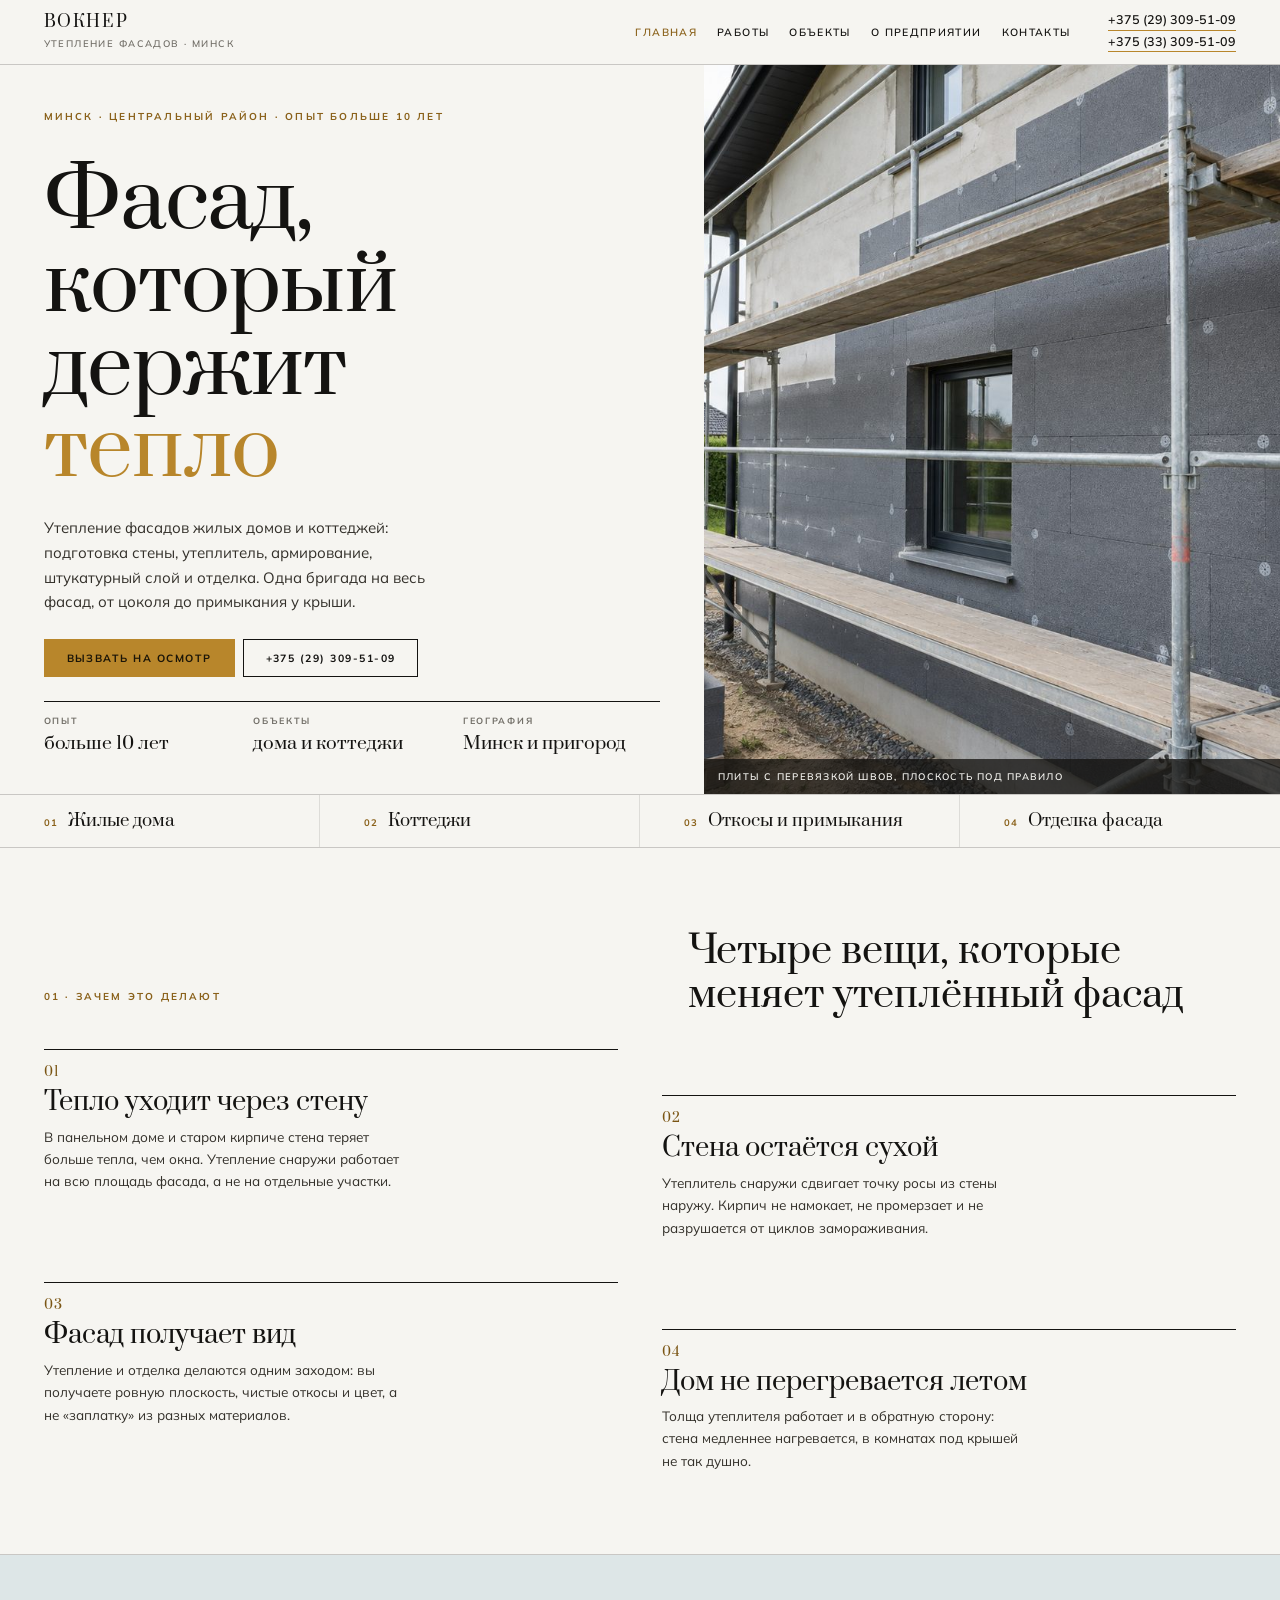
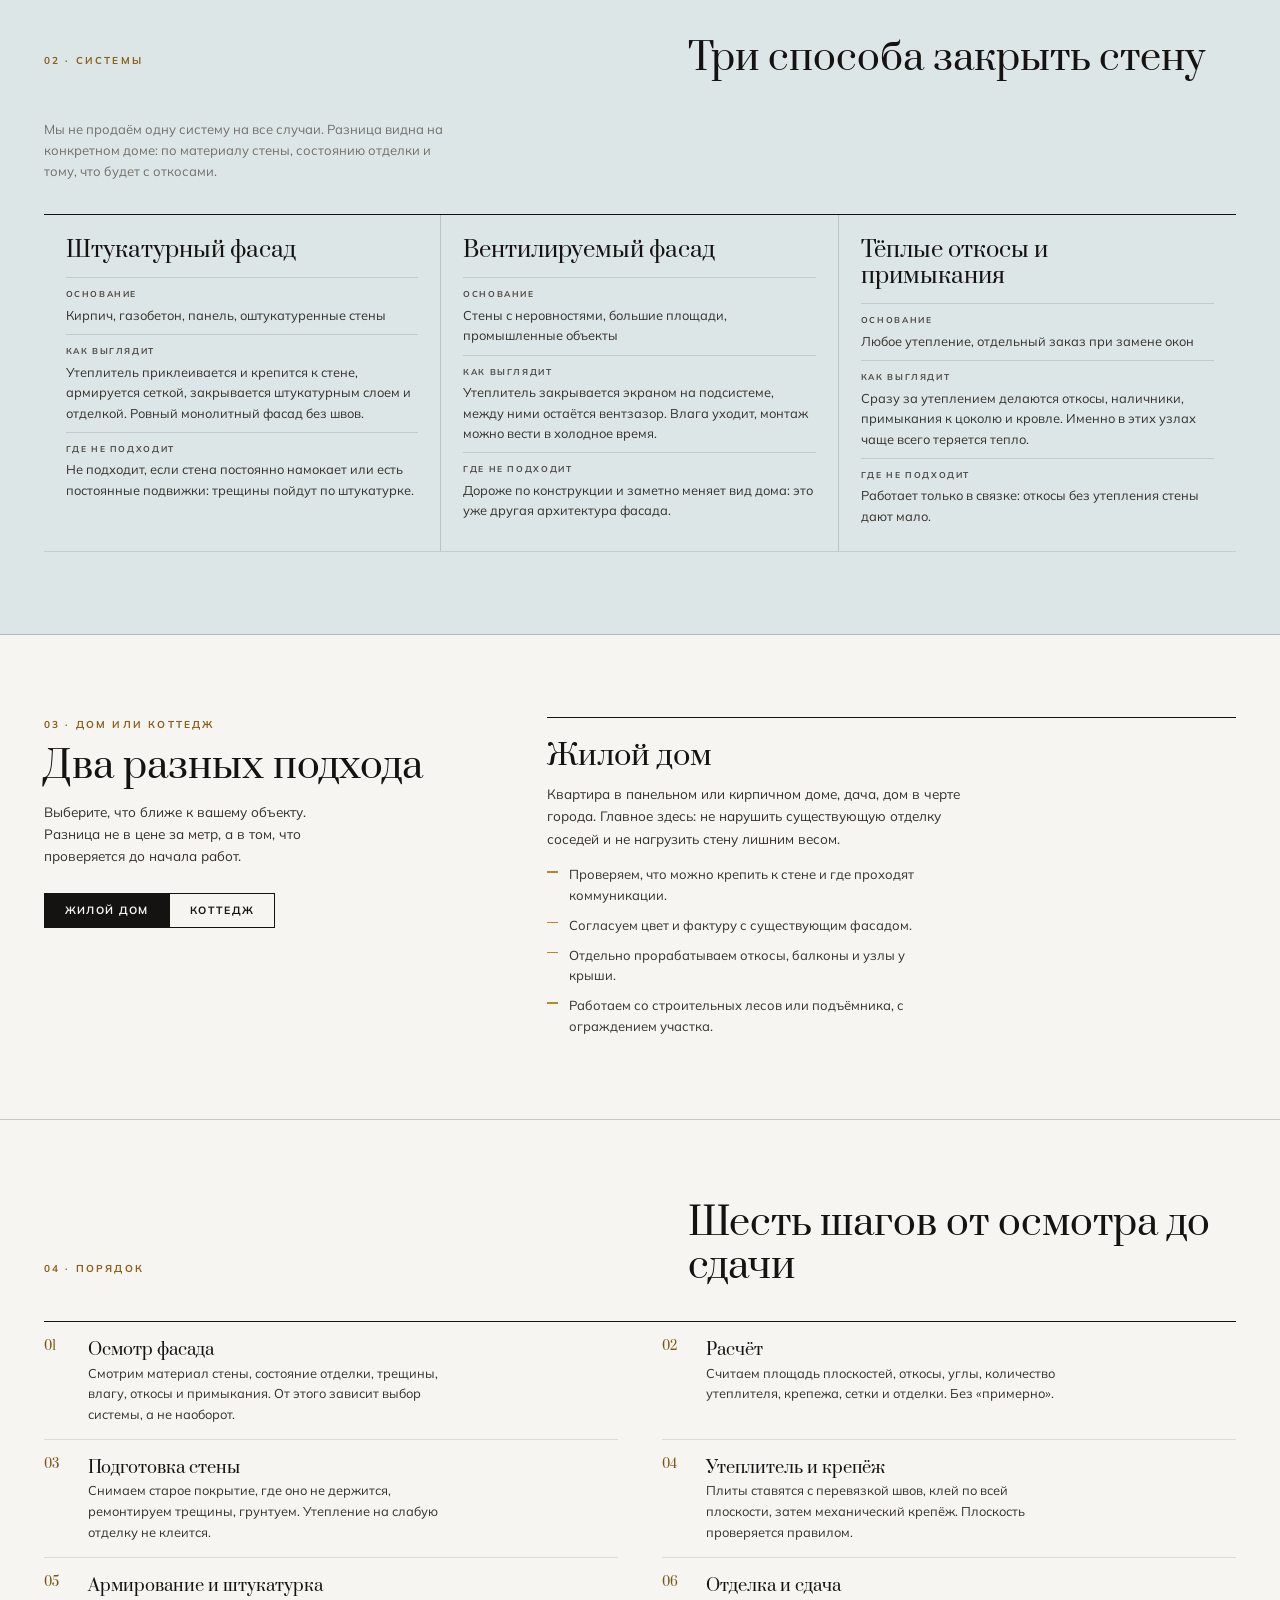
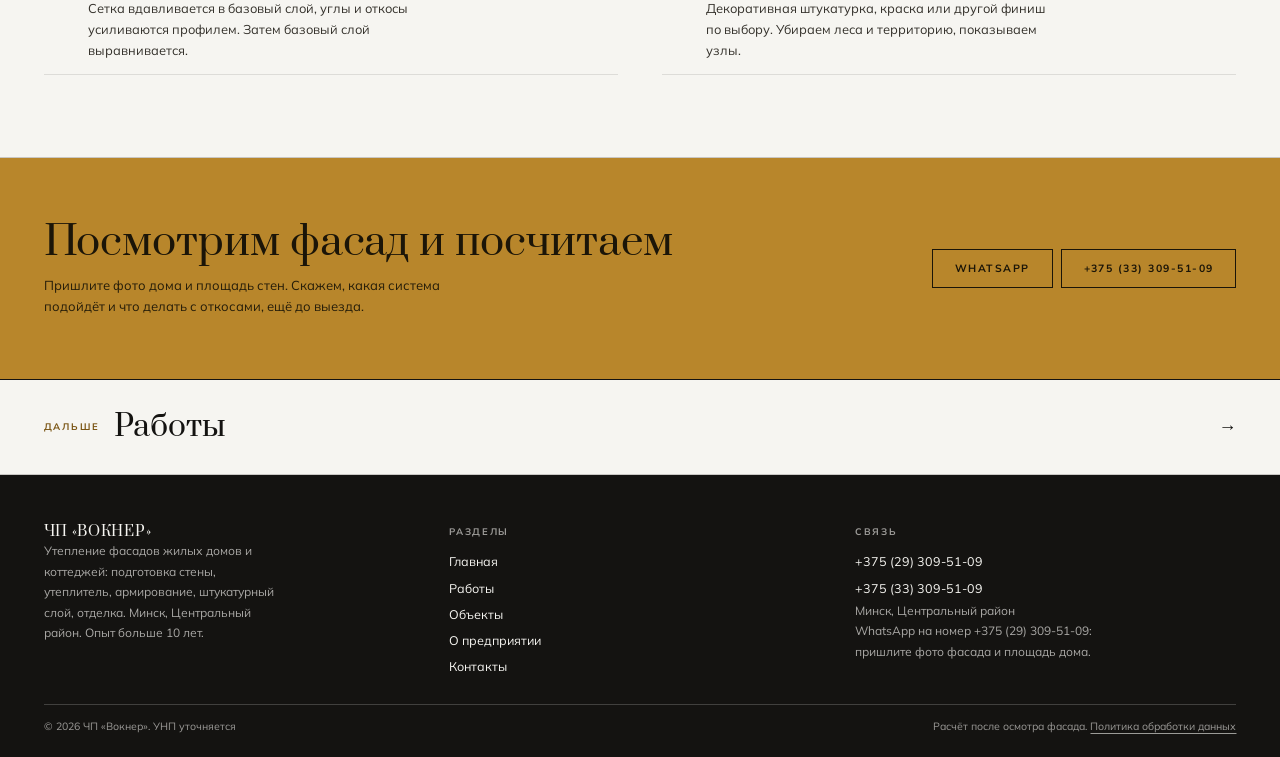
<file: index.html>
<!doctype html>
<html lang="ru">
<head>
<meta charset="utf-8">
<meta name="viewport" content="width=device-width, initial-scale=1">
<title>Утепление фасадов жилых домов и коттеджей в Минске | ЧП «Вокнер»</title>
<meta name="description" content="Утепление фасадов домов и коттеджей: подготовка стены, утеплитель, армирование, штукатурный слой, отделка, откосы и примыкания. Минск, Центральный район. Опыт больше 10 лет.">
<link rel="canonical" href="https://romjjjke.github.io/vokner/index.html">
<meta property="og:type" content="website">
<meta property="og:title" content="Утепление фасадов жилых домов и коттеджей в Минске | ЧП «Вокнер»">
<meta property="og:description" content="Утепление фасадов домов и коттеджей: подготовка стены, утеплитель, армирование, штукатурный слой, отделка, откосы и примыкания. Минск, Центральный район. Опыт больше 10 лет.">
<meta property="og:locale" content="ru_BY">
<meta property="og:url" content="https://romjjjke.github.io/vokner/index.html">
<meta name="theme-color" content="#F6F5F1">
<link rel="icon" href="favicon.svg" type="image/svg+xml">
<link rel="preconnect" href="https://fonts.googleapis.com">
<link rel="preconnect" href="https://fonts.gstatic.com" crossorigin>
<link href="https://fonts.googleapis.com/css2?family=Prata&family=Mulish:wght@400;600;700;800&display=swap" rel="stylesheet">
<style>[hidden]{display:none!important}
*{box-sizing:border-box}
html{-webkit-text-size-adjust:100%;scroll-behavior:smooth}
body{margin:0;background:#F6F5F1;color:#141311;font:400 16.5px/1.62 "Mulish",Arial,sans-serif;-webkit-font-smoothing:antialiased}
img{display:block;max-width:100%;height:auto}
a{color:inherit;text-decoration:none}
h1,h2,h3,p,ul,ol,figure,dl,dd,table{ margin:0}
ul,ol{padding:0;list-style:none}
button{font:inherit}
.head{position:sticky;top:0;z-index:60;background:#F6F5F1;border-bottom:1px solid rgba(20,19,17,.2)}
.head__row{display:flex;align-items:center;gap:18px;padding:12px clamp(15px,3.4vw,44px)}
.brand{font:400 16px/1 "Prata",Georgia,serif;letter-spacing:.1em;text-transform:uppercase}
.brand small{display:block;font:600 9.5px/1.7 "Mulish",sans-serif;letter-spacing:.15em;text-transform:uppercase;color:#726F68;margin-top:5px}
.nav{display:flex;gap:20px;margin-left:auto;font:600 10.5px/1 "Mulish",sans-serif;letter-spacing:.13em;text-transform:uppercase}
.head__tels{display:flex;flex-direction:column;gap:3px;margin-left:20px}
.head__tels a{font:600 12.5px/1.25 "Mulish",sans-serif;border-bottom:1.5px solid #B8862B;padding-bottom:2px;white-space:nowrap}
.burger{display:none;width:44px;height:38px;margin-left:auto;border:1px solid #141311;background:transparent;cursor:pointer;padding:9px}
.burger span{display:block;height:1.5px;background:#141311;margin:4px 0}
.btn{display:inline-flex;align-items:center;justify-content:center;gap:8px;padding:13px 22px;border:1.5px solid #141311;background:transparent;color:#141311;font:700 10.5px/1 "Mulish",sans-serif;letter-spacing:.14em;text-transform:uppercase;cursor:pointer;transition:.2s}
.btn--solid{background:#B8862B;border-color:#B8862B;color:#1B1508}
.wrap{padding-inline:clamp(15px,3.4vw,44px);max-width:1540px;margin:0 auto}
.drawer{position:fixed;inset:0;z-index:90;background:#141311;color:#F6F5F1;overflow-y:auto;overscroll-behavior:contain}
.drawer__inner{padding:clamp(56px,9vw,82px) clamp(18px,5vw,52px) clamp(26px,5vw,44px);display:flex;flex-direction:column;gap:24px;min-height:100%}
.drawer__close{position:fixed;top:12px;right:12px;width:46px;height:46px;border:1px solid rgba(246,245,241,.45);background:transparent;color:#F6F5F1;font-size:25px;line-height:1;cursor:pointer}
.drawer__nav{display:flex;flex-direction:column}
.drawer__nav a{font:400 clamp(1.35rem,1rem + 2vw,2rem)/1.16 "Prata",Georgia,serif;padding:13px 0;border-bottom:1px solid rgba(246,245,241,.2)}
.drawer__meta{font-size:12.5px;line-height:1.85;color:rgba(246,245,241,.78);display:flex;flex-direction:column;gap:5px}
body.is-locked{overflow:hidden}
.foot{background:#141311;color:#F6F5F1;padding:clamp(26px,4vw,48px) clamp(15px,3.4vw,44px) 22px}
.foot__grid{display:grid;grid-template-columns:repeat(3,minmax(0,1fr));gap:24px;max-width:1540px;margin:0 auto}
.foot__name{font:400 14px/1.3 "Prata",Georgia,serif;letter-spacing:.05em;text-transform:uppercase}
.foot__small{font-size:12px;line-height:1.7;color:rgba(246,245,241,.66);max-width:34ch}
.foot__h{font:700 9.5px/1.7 "Mulish",sans-serif;letter-spacing:.18em;text-transform:uppercase;color:rgba(246,245,241,.6);margin-bottom:9px}
.foot__col a{display:block;font-size:12.5px;padding:3px 0}
.foot__bottom{display:flex;flex-wrap:wrap;gap:12px;justify-content:space-between;margin-top:24px;padding-top:13px;border-top:1px solid rgba(246,245,241,.2);font-size:10.5px;line-height:1.7;color:rgba(246,245,241,.6);max-width:1540px;margin-inline:auto}
@media (max-width:1180px){.nav{display:none}.burger{display:block}}
@media (max-width:1024px){.foot__grid{grid-template-columns:1fr 1fr}}
@media (max-width:640px){.head__tels{display:none}.foot__grid{grid-template-columns:1fr}}
</style>
<link rel="stylesheet" href="assets/css/style.v1.css">
<script type="application/ld+json">{"@context": "https://schema.org", "@type": "HomeAndConstructionBusiness", "name": "ЧП «Вокнер»", "description": "Утепление фасадов жилых домов и коттеджей. Минск. Опыт больше 10 лет.", "telephone": "+375293095109", "address": {"@type": "PostalAddress", "addressLocality": "Минск", "addressRegion": "Центральный район", "addressCountry": "BY"}, "areaServed": {"@type": "City", "name": "Минск"}, "url": "https://romjjjke.github.io/vokner/"}</script>
</head>
<body>
<header class="head">
  <div class="head__row">
    <a class="brand" href="index.html">Вокнер<small>Утепление фасадов · Минск</small></a>
    <nav class="nav" aria-label="Разделы"><a href="index.html" aria-current="page">Главная</a><a href="uslugi.html">Работы</a><a href="raboty.html">Объекты</a><a href="o-predpriyatii.html">О предприятии</a><a href="kontakty.html">Контакты</a></nav>
    <div class="head__tels">
      <a href="tel:+375293095109">+375 (29) 309-51-09</a>
      <a href="tel:+375333095109">+375 (33) 309-51-09</a>
    </div>
    <button class="burger" id="burger" type="button" aria-expanded="false" aria-controls="drawer" aria-label="Меню"><span></span><span></span><span></span></button>
  </div>
</header>

<section class="hero">
  <div class="hero__body">
    <p class="eyebrow">Минск · Центральный район · опыт больше 10 лет</p>
    <h1 class="hero__h1">Фасад,<br>который держит<br><em>тепло</em></h1>
    <p class="hero__lead">Утепление фасадов жилых домов и коттеджей: подготовка стены, утеплитель, армирование, штукатурный слой и отделка. Одна бригада на весь фасад, от цоколя до примыкания у крыши.</p>
    <div class="hero__actions">
      <a class="btn btn--solid" href="kontakty.html">Вызвать на осмотр</a>
      <a class="btn" href="tel:+375293095109">+375 (29) 309-51-09</a>
    </div>
    <dl class="hero__facts">
      <div><dt>Опыт</dt><dd>больше 10 лет</dd></div>
      <div><dt>Объекты</dt><dd>дома и коттеджи</dd></div>
      <div><dt>География</dt><dd>Минск и пригород</dd></div>
    </dl>
  </div>
  <figure class="hero__media">
    <img src="assets/img/scaffold.jpg" alt="Утепление фасада дома плитами" width="780" height="951" fetchpriority="high">
    <figcaption>Плиты с перевязкой швов, плоскость под правило</figcaption>
  </figure>
</section>

<nav class="index-strip" aria-label="Что утепляем">
  <a href="uslugi.html#dom"><span>01</span>Жилые дома</a>
  <a href="uslugi.html#cottage"><span>02</span>Коттеджи</a>
  <a href="uslugi.html#otkosy"><span>03</span>Откосы и примыкания</a>
  <a href="uslugi.html#otdelka"><span>04</span>Отделка фасада</a>
</nav>

<section class="why">
  <div class="wrap">
    <header class="sec-head">
      <p class="eyebrow">01 · Зачем это делают</p>
      <h2 class="h2">Четыре вещи, которые меняет утеплённый фасад</h2>
    </header>
    <div class="why__grid">
      <article class="reason"><p class="reason__n">01</p><h3 class="reason__t">Тепло уходит через стену</h3><p class="reason__d">В панельном доме и старом кирпиче стена теряет больше тепла, чем окна. Утепление снаружи работает на всю площадь фасада, а не на отдельные участки.</p></article><article class="reason"><p class="reason__n">02</p><h3 class="reason__t">Стена остаётся сухой</h3><p class="reason__d">Утеплитель снаружи сдвигает точку росы из стены наружу. Кирпич не намокает, не промерзает и не разрушается от циклов замораживания.</p></article><article class="reason"><p class="reason__n">03</p><h3 class="reason__t">Фасад получает вид</h3><p class="reason__d">Утепление и отделка делаются одним заходом: вы получаете ровную плоскость, чистые откосы и цвет, а не «заплатку» из разных материалов.</p></article><article class="reason"><p class="reason__n">04</p><h3 class="reason__t">Дом не перегревается летом</h3><p class="reason__d">Толща утеплителя работает и в обратную сторону: стена медленнее нагревается, в комнатах под крышей не так душно.</p></article>
    </div>
  </div>
</section>

<section class="systems">
  <div class="wrap">
    <header class="sec-head">
      <p class="eyebrow">02 · Системы</p>
      <h2 class="h2">Три способа закрыть стену</h2>
      <p class="sec-head__note">Мы не продаём одну систему на все случаи. Разница видна на конкретном доме: по материалу стены, состоянию отделки и тому, что будет с откосами.</p>
    </header>
    <div class="systems__grid">
      <article class="sys"><h3 class="sys__t">Штукатурный фасад</h3><dl class="sys__dl"><div><dt>Основание</dt><dd>Кирпич, газобетон, панель, оштукатуренные стены</dd></div><div><dt>Как выглядит</dt><dd>Утеплитель приклеивается и крепится к стене, армируется сеткой, закрывается штукатурным слоем и отделкой. Ровный монолитный фасад без швов.</dd></div><div><dt>Где не подходит</dt><dd class="sys__no">Не подходит, если стена постоянно намокает или есть постоянные подвижки: трещины пойдут по штукатурке.</dd></div></dl></article><article class="sys"><h3 class="sys__t">Вентилируемый фасад</h3><dl class="sys__dl"><div><dt>Основание</dt><dd>Стены с неровностями, большие площади, промышленные объекты</dd></div><div><dt>Как выглядит</dt><dd>Утеплитель закрывается экраном на подсистеме, между ними остаётся вентзазор. Влага уходит, монтаж можно вести в холодное время.</dd></div><div><dt>Где не подходит</dt><dd class="sys__no">Дороже по конструкции и заметно меняет вид дома: это уже другая архитектура фасада.</dd></div></dl></article><article class="sys"><h3 class="sys__t">Тёплые откосы и примыкания</h3><dl class="sys__dl"><div><dt>Основание</dt><dd>Любое утепление, отдельный заказ при замене окон</dd></div><div><dt>Как выглядит</dt><dd>Сразу за утеплением делаются откосы, наличники, примыкания к цоколю и кровле. Именно в этих узлах чаще всего теряется тепло.</dd></div><div><dt>Где не подходит</dt><dd class="sys__no">Работает только в связке: откосы без утепления стены дают мало.</dd></div></dl></article>
    </div>
  </div>
</section>

<section class="pick">
  <div class="wrap pick__grid">
    <div class="pick__intro">
      <p class="eyebrow">03 · Дом или коттедж</p>
      <h2 class="h2">Два разных подхода</h2>
      <p class="pick__lead">Выберите, что ближе к вашему объекту. Разница не в цене за метр, а в том, что проверяется до начала работ.</p>
      <div class="pick__tabs" role="tablist" aria-label="Тип объекта">
        <button class="pick__tab is-on" type="button" role="tab" data-panel="dom" aria-selected="true">Жилой дом</button>
        <button class="pick__tab" type="button" role="tab" data-panel="cottage" aria-selected="false">Коттедж</button>
      </div>
    </div>
    <div class="pick__panels">
      <div class="pick__panel" data-panel="dom"><h3 class="pick__h">Жилой дом</h3><p class="pick__text">Квартира в панельном или кирпичном доме, дача, дом в черте города. Главное здесь: не нарушить существующую отделку соседей и не нагрузить стену лишним весом.</p><ul class="pick__list"><li>Проверяем, что можно крепить к стене и где проходят коммуникации.</li><li>Согласуем цвет и фактуру с существующим фасадом.</li><li>Отдельно прорабатываем откосы, балконы и узлы у крыши.</li><li>Работаем со строительных лесов или подъёмника, с ограждением участка.</li></ul></div><div class="pick__panel is-hidden" data-panel="cottage"><h3 class="pick__h">Коттедж</h3><p class="pick__text">Дом сложной формы: эркеры, фронтоны, разные плоскости, много окон. Здесь утепление важнее аккуратности узлов, чем ровности больших плоскостей.</p><ul class="pick__list"><li>Считаем площадь по всем плоскостям, включая фронтоны и эркеры.</li><li>Продумываем примыкания к кровле, цоколю и террасе.</li><li>Подбираем толщину под материал стены, а не «как у соседа».</li><li>Отделка выполняется после монтажа окон и до финишной отделки участка.</li></ul></div>
    </div>
  </div>
</section>

<section class="steps">
  <div class="wrap">
    <header class="sec-head">
      <p class="eyebrow">04 · Порядок</p>
      <h2 class="h2">Шесть шагов от осмотра до сдачи</h2>
    </header>
    <ol class="steps__list">
      <li><span class="steps__n">01</span><div><b>Осмотр фасада</b><p>Смотрим материал стены, состояние отделки, трещины, влагу, откосы и примыкания. От этого зависит выбор системы, а не наоборот.</p></div></li><li><span class="steps__n">02</span><div><b>Расчёт</b><p>Считаем площадь плоскостей, откосы, углы, количество утеплителя, крепежа, сетки и отделки. Без «примерно».</p></div></li><li><span class="steps__n">03</span><div><b>Подготовка стены</b><p>Снимаем старое покрытие, где оно не держится, ремонтируем трещины, грунтуем. Утепление на слабую отделку не клеится.</p></div></li><li><span class="steps__n">04</span><div><b>Утеплитель и крепёж</b><p>Плиты ставятся с перевязкой швов, клей по всей плоскости, затем механический крепёж. Плоскость проверяется правилом.</p></div></li><li><span class="steps__n">05</span><div><b>Армирование и штукатурка</b><p>Сетка вдавливается в базовый слой, углы и откосы усиливаются профилем. Затем базовый слой выравнивается.</p></div></li><li><span class="steps__n">06</span><div><b>Отделка и сдача</b><p>Декоративная штукатурка, краска или другой финиш по выбору. Убираем леса и территорию, показываем узлы.</p></div></li>
    </ol>
  </div>
</section>

<section class="cta">
  <div class="wrap cta__in">
    <div>
      <h2 class="cta__h">Посмотрим фасад и посчитаем</h2>
      <p class="cta__text">Пришлите фото дома и площадь стен. Скажем, какая система подойдёт и что делать с откосами, ещё до выезда.</p>
    </div>
    <div class="cta__actions">
      <a class="btn" href="https://wa.me/375293095109" target="_blank" rel="noopener">WhatsApp</a>
      <a class="btn" href="tel:+375333095109">+375 (33) 309-51-09</a>
    </div>
  </div>
</section>
  <section class="next">
    <a class="next__link" href="uslugi.html">
      <span class="next__label">Дальше</span>
      <span class="next__title">Работы</span>
      <span class="next__arrow" aria-hidden="true">→</span>
    </a>
  </section>
</main>
<footer class="foot">
  <div class="foot__grid">
    <div class="foot__col">
      <p class="foot__name">ЧП «Вокнер»</p>
      <p class="foot__small">Утепление фасадов жилых домов и коттеджей: подготовка стены, утеплитель, армирование, штукатурный слой, отделка. Минск, Центральный район. Опыт больше 10 лет.</p>
    </div>
    <div class="foot__col">
      <p class="foot__h">Разделы</p>
      <a href="index.html">Главная</a><a href="uslugi.html">Работы</a><a href="raboty.html">Объекты</a><a href="o-predpriyatii.html">О предприятии</a><a href="kontakty.html">Контакты</a>
    </div>
    <div class="foot__col">
      <p class="foot__h">Связь</p>
      <a href="tel:+375293095109">+375 (29) 309-51-09</a>
      <a href="tel:+375333095109">+375 (33) 309-51-09</a>
      <p class="foot__small">Минск, Центральный район</p>
      <p class="foot__small">WhatsApp на номер +375 (29) 309-51-09: пришлите фото фасада и площадь дома.</p>
    </div>
  </div>
  <div class="foot__bottom">
    <p>© <span id="year">2026</span> ЧП «Вокнер». УНП уточняется</p>
    <p>Расчёт после осмотра фасада. <a href="politika.html">Политика обработки данных</a></p>
  </div>
</footer>
<div class="drawer" id="drawer" hidden>
  <div class="drawer__inner">
    <button class="drawer__close" type="button" id="drawer-close" aria-label="Закрыть меню">×</button>
    <nav class="drawer__nav" aria-label="Мобильная навигация"><a href="index.html" aria-current="page">Главная</a><a href="uslugi.html">Работы</a><a href="raboty.html">Объекты</a><a href="o-predpriyatii.html">О предприятии</a><a href="kontakty.html">Контакты</a></nav>
    <div class="drawer__meta">
      <a href="tel:+375293095109">+375 (29) 309-51-09</a>
      <a href="tel:+375333095109">+375 (33) 309-51-09</a>
      <p>Минск, Центральный район</p>
      <p>Утепление фасадов жилых домов и коттеджей. Опыт больше 10 лет.</p>
    </div>
  </div>
</div>
<script src="assets/js/main.v1.js" defer></script>
</body>
</html>
</file>
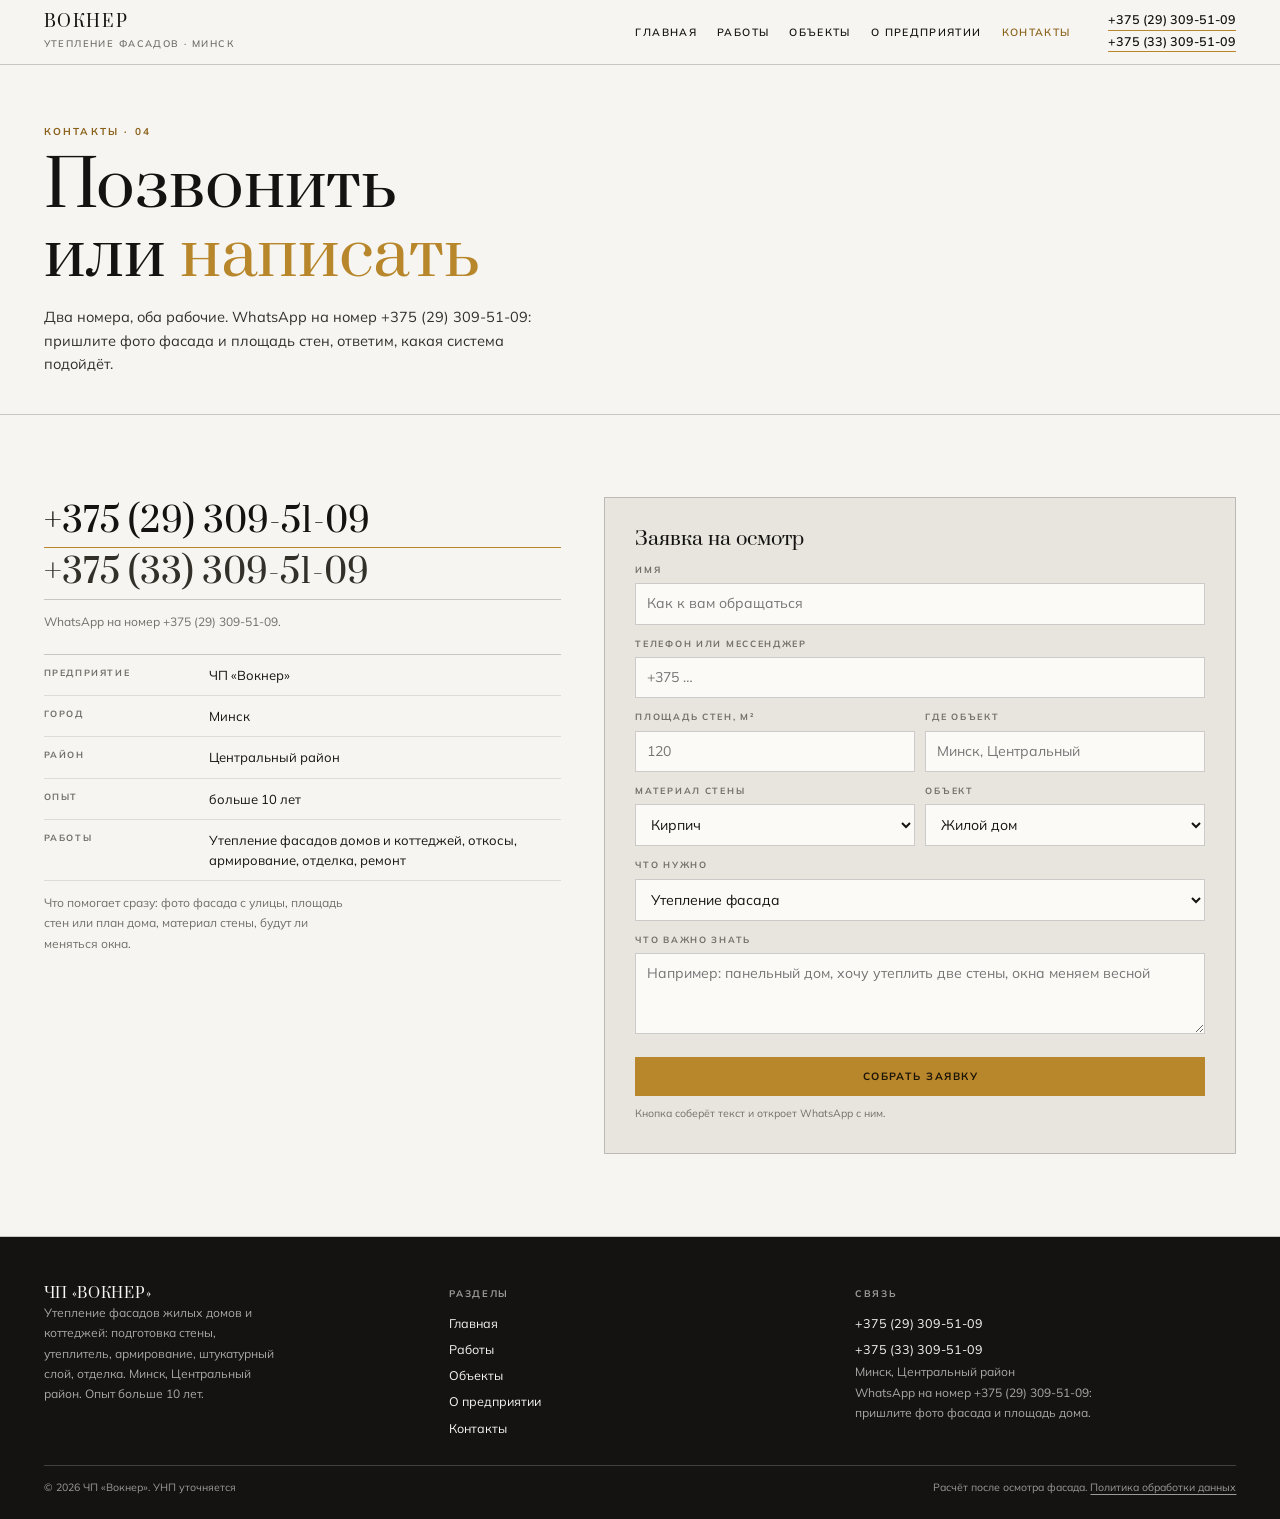
<file: kontakty.html>
<!doctype html>
<html lang="ru">
<head>
<meta charset="utf-8">
<meta name="viewport" content="width=device-width, initial-scale=1">
<title>Контакты: +375 (29) 309-51-09 | ЧП «Вокнер»</title>
<meta name="description" content="Телефоны +375 (29) 309-51-09 и +375 (33) 309-51-09. Минск, Центральный район. Заявка на осмотр фасада.">
<link rel="canonical" href="https://romjjjke.github.io/vokner/kontakty.html">
<meta property="og:type" content="website">
<meta property="og:title" content="Контакты: +375 (29) 309-51-09 | ЧП «Вокнер»">
<meta property="og:description" content="Телефоны +375 (29) 309-51-09 и +375 (33) 309-51-09. Минск, Центральный район. Заявка на осмотр фасада.">
<meta property="og:locale" content="ru_BY">
<meta property="og:url" content="https://romjjjke.github.io/vokner/kontakty.html">
<meta name="theme-color" content="#F6F5F1">
<link rel="icon" href="favicon.svg" type="image/svg+xml">
<link rel="preconnect" href="https://fonts.googleapis.com">
<link rel="preconnect" href="https://fonts.gstatic.com" crossorigin>
<link href="https://fonts.googleapis.com/css2?family=Prata&family=Mulish:wght@400;600;700;800&display=swap" rel="stylesheet">
<style>[hidden]{display:none!important}
*{box-sizing:border-box}
html{-webkit-text-size-adjust:100%;scroll-behavior:smooth}
body{margin:0;background:#F6F5F1;color:#141311;font:400 16.5px/1.62 "Mulish",Arial,sans-serif;-webkit-font-smoothing:antialiased}
img{display:block;max-width:100%;height:auto}
a{color:inherit;text-decoration:none}
h1,h2,h3,p,ul,ol,figure,dl,dd,table{ margin:0}
ul,ol{padding:0;list-style:none}
button{font:inherit}
.head{position:sticky;top:0;z-index:60;background:#F6F5F1;border-bottom:1px solid rgba(20,19,17,.2)}
.head__row{display:flex;align-items:center;gap:18px;padding:12px clamp(15px,3.4vw,44px)}
.brand{font:400 16px/1 "Prata",Georgia,serif;letter-spacing:.1em;text-transform:uppercase}
.brand small{display:block;font:600 9.5px/1.7 "Mulish",sans-serif;letter-spacing:.15em;text-transform:uppercase;color:#726F68;margin-top:5px}
.nav{display:flex;gap:20px;margin-left:auto;font:600 10.5px/1 "Mulish",sans-serif;letter-spacing:.13em;text-transform:uppercase}
.head__tels{display:flex;flex-direction:column;gap:3px;margin-left:20px}
.head__tels a{font:600 12.5px/1.25 "Mulish",sans-serif;border-bottom:1.5px solid #B8862B;padding-bottom:2px;white-space:nowrap}
.burger{display:none;width:44px;height:38px;margin-left:auto;border:1px solid #141311;background:transparent;cursor:pointer;padding:9px}
.burger span{display:block;height:1.5px;background:#141311;margin:4px 0}
.btn{display:inline-flex;align-items:center;justify-content:center;gap:8px;padding:13px 22px;border:1.5px solid #141311;background:transparent;color:#141311;font:700 10.5px/1 "Mulish",sans-serif;letter-spacing:.14em;text-transform:uppercase;cursor:pointer;transition:.2s}
.btn--solid{background:#B8862B;border-color:#B8862B;color:#1B1508}
.wrap{padding-inline:clamp(15px,3.4vw,44px);max-width:1540px;margin:0 auto}
.drawer{position:fixed;inset:0;z-index:90;background:#141311;color:#F6F5F1;overflow-y:auto;overscroll-behavior:contain}
.drawer__inner{padding:clamp(56px,9vw,82px) clamp(18px,5vw,52px) clamp(26px,5vw,44px);display:flex;flex-direction:column;gap:24px;min-height:100%}
.drawer__close{position:fixed;top:12px;right:12px;width:46px;height:46px;border:1px solid rgba(246,245,241,.45);background:transparent;color:#F6F5F1;font-size:25px;line-height:1;cursor:pointer}
.drawer__nav{display:flex;flex-direction:column}
.drawer__nav a{font:400 clamp(1.35rem,1rem + 2vw,2rem)/1.16 "Prata",Georgia,serif;padding:13px 0;border-bottom:1px solid rgba(246,245,241,.2)}
.drawer__meta{font-size:12.5px;line-height:1.85;color:rgba(246,245,241,.78);display:flex;flex-direction:column;gap:5px}
body.is-locked{overflow:hidden}
.foot{background:#141311;color:#F6F5F1;padding:clamp(26px,4vw,48px) clamp(15px,3.4vw,44px) 22px}
.foot__grid{display:grid;grid-template-columns:repeat(3,minmax(0,1fr));gap:24px;max-width:1540px;margin:0 auto}
.foot__name{font:400 14px/1.3 "Prata",Georgia,serif;letter-spacing:.05em;text-transform:uppercase}
.foot__small{font-size:12px;line-height:1.7;color:rgba(246,245,241,.66);max-width:34ch}
.foot__h{font:700 9.5px/1.7 "Mulish",sans-serif;letter-spacing:.18em;text-transform:uppercase;color:rgba(246,245,241,.6);margin-bottom:9px}
.foot__col a{display:block;font-size:12.5px;padding:3px 0}
.foot__bottom{display:flex;flex-wrap:wrap;gap:12px;justify-content:space-between;margin-top:24px;padding-top:13px;border-top:1px solid rgba(246,245,241,.2);font-size:10.5px;line-height:1.7;color:rgba(246,245,241,.6);max-width:1540px;margin-inline:auto}
@media (max-width:1180px){.nav{display:none}.burger{display:block}}
@media (max-width:1024px){.foot__grid{grid-template-columns:1fr 1fr}}
@media (max-width:640px){.head__tels{display:none}.foot__grid{grid-template-columns:1fr}}
</style>
<link rel="stylesheet" href="assets/css/style.v1.css">
<script type="application/ld+json">{"@context": "https://schema.org", "@type": "HomeAndConstructionBusiness", "name": "ЧП «Вокнер»", "description": "Утепление фасадов жилых домов и коттеджей. Минск. Опыт больше 10 лет.", "telephone": "+375293095109", "address": {"@type": "PostalAddress", "addressLocality": "Минск", "addressRegion": "Центральный район", "addressCountry": "BY"}, "areaServed": {"@type": "City", "name": "Минск"}, "url": "https://romjjjke.github.io/vokner/"}</script>
</head>
<body>
<header class="head">
  <div class="head__row">
    <a class="brand" href="index.html">Вокнер<small>Утепление фасадов · Минск</small></a>
    <nav class="nav" aria-label="Разделы"><a href="index.html">Главная</a><a href="uslugi.html">Работы</a><a href="raboty.html">Объекты</a><a href="o-predpriyatii.html">О предприятии</a><a href="kontakty.html" aria-current="page">Контакты</a></nav>
    <div class="head__tels">
      <a href="tel:+375293095109">+375 (29) 309-51-09</a>
      <a href="tel:+375333095109">+375 (33) 309-51-09</a>
    </div>
    <button class="burger" id="burger" type="button" aria-expanded="false" aria-controls="drawer" aria-label="Меню"><span></span><span></span><span></span></button>
  </div>
</header>

<section class="phead">
  <div class="wrap">
    <p class="eyebrow">Контакты · 04</p>
    <h1 class="h1">Позвонить<br>или <em>написать</em></h1>
    <p class="phead__lead">Два номера, оба рабочие. WhatsApp на номер +375 (29) 309-51-09: пришлите фото фасада и площадь стен, ответим, какая система подойдёт.</p>
  </div>
</section>

<section class="contact">
  <div class="wrap contact__grid">
    <div class="contact__side">
      <a class="contact__tel" href="tel:+375293095109">+375 (29) 309-51-09</a>
      <a class="contact__tel contact__tel--second" href="tel:+375333095109">+375 (33) 309-51-09</a>
      <p class="contact__note">WhatsApp на номер +375 (29) 309-51-09.</p>
      <dl class="defs">
        <div><dt>Предприятие</dt><dd>ЧП «Вокнер»</dd></div>
        <div><dt>Город</dt><dd>Минск</dd></div>
        <div><dt>Район</dt><dd>Центральный район</dd></div>
        <div><dt>Опыт</dt><dd>больше 10 лет</dd></div>
        <div><dt>Работы</dt><dd>Утепление фасадов домов и коттеджей, откосы, армирование, отделка, ремонт</dd></div>
      </dl>
      <p class="contact__note">Что помогает сразу: фото фасада с улицы, площадь стен или план дома, материал стены, будут ли меняться окна.</p>
    </div>
    <form class="form" id="lead-form" novalidate>
      <p class="form__title">Заявка на осмотр</p>
      <label for="f-name">Имя</label>
      <input id="f-name" name="name" required autocomplete="name" placeholder="Как к вам обращаться">
      <label for="f-contact">Телефон или мессенджер</label>
      <input id="f-contact" name="contact" required placeholder="+375 …">
      <div class="form__row">
        <div><label for="f-area">Площадь стен, м²</label><input id="f-area" name="area" type="number" min="0" placeholder="120"></div>
        <div><label for="f-place">Где объект</label><input id="f-place" name="place" placeholder="Минск, Центральный"></div>
      </div>
      <div class="form__row">
        <div><label for="f-wall">Материал стены</label>
          <select id="f-wall" name="wall">
            <option>Кирпич</option><option>Газобетон</option><option>Панель</option><option>Дерево</option><option>Не знаю</option>
          </select>
        </div>
        <div><label for="f-type">Объект</label>
          <select id="f-type" name="type">
            <option>Жилой дом</option><option>Коттедж</option><option>Дача</option>
          </select>
        </div>
      </div>
      <label for="f-what">Что нужно</label>
      <select id="f-what" name="what">
        <option>Утепление фасада</option>
        <option>Утепление и отделка</option>
        <option>Откосы и примыкания</option>
        <option>Ремонт старого утепления</option>
        <option>Пока не знаю, нужен совет</option>
      </select>
      <label for="f-note">Что важно знать</label>
      <textarea id="f-note" name="note" rows="3" placeholder="Например: панельный дом, хочу утеплить две стены, окна меняем весной"></textarea>
      <button class="btn btn--solid form__btn" type="submit">Собрать заявку</button>
      <p class="form__note">Кнопка соберёт текст и откроет WhatsApp с ним.</p>
      <div class="form__ok" id="form-ok" hidden>
        <p class="form__ok-title">Заявка готова</p>
        <pre id="order-text"></pre>
        <div class="form__ok-actions">
          <a class="btn" id="order-send" href="https://wa.me/375293095109" target="_blank" rel="noopener">Открыть WhatsApp</a>
          <button class="btn" type="button" id="order-copy">Скопировать</button>
        </div>
      </div>
    </form>
  </div>
</section>
</main>
<footer class="foot">
  <div class="foot__grid">
    <div class="foot__col">
      <p class="foot__name">ЧП «Вокнер»</p>
      <p class="foot__small">Утепление фасадов жилых домов и коттеджей: подготовка стены, утеплитель, армирование, штукатурный слой, отделка. Минск, Центральный район. Опыт больше 10 лет.</p>
    </div>
    <div class="foot__col">
      <p class="foot__h">Разделы</p>
      <a href="index.html">Главная</a><a href="uslugi.html">Работы</a><a href="raboty.html">Объекты</a><a href="o-predpriyatii.html">О предприятии</a><a href="kontakty.html">Контакты</a>
    </div>
    <div class="foot__col">
      <p class="foot__h">Связь</p>
      <a href="tel:+375293095109">+375 (29) 309-51-09</a>
      <a href="tel:+375333095109">+375 (33) 309-51-09</a>
      <p class="foot__small">Минск, Центральный район</p>
      <p class="foot__small">WhatsApp на номер +375 (29) 309-51-09: пришлите фото фасада и площадь дома.</p>
    </div>
  </div>
  <div class="foot__bottom">
    <p>© <span id="year">2026</span> ЧП «Вокнер». УНП уточняется</p>
    <p>Расчёт после осмотра фасада. <a href="politika.html">Политика обработки данных</a></p>
  </div>
</footer>
<div class="drawer" id="drawer" hidden>
  <div class="drawer__inner">
    <button class="drawer__close" type="button" id="drawer-close" aria-label="Закрыть меню">×</button>
    <nav class="drawer__nav" aria-label="Мобильная навигация"><a href="index.html">Главная</a><a href="uslugi.html">Работы</a><a href="raboty.html">Объекты</a><a href="o-predpriyatii.html">О предприятии</a><a href="kontakty.html" aria-current="page">Контакты</a></nav>
    <div class="drawer__meta">
      <a href="tel:+375293095109">+375 (29) 309-51-09</a>
      <a href="tel:+375333095109">+375 (33) 309-51-09</a>
      <p>Минск, Центральный район</p>
      <p>Утепление фасадов жилых домов и коттеджей. Опыт больше 10 лет.</p>
    </div>
  </div>
</div>
<script src="assets/js/main.v1.js" defer></script>
</body>
</html>
</file>
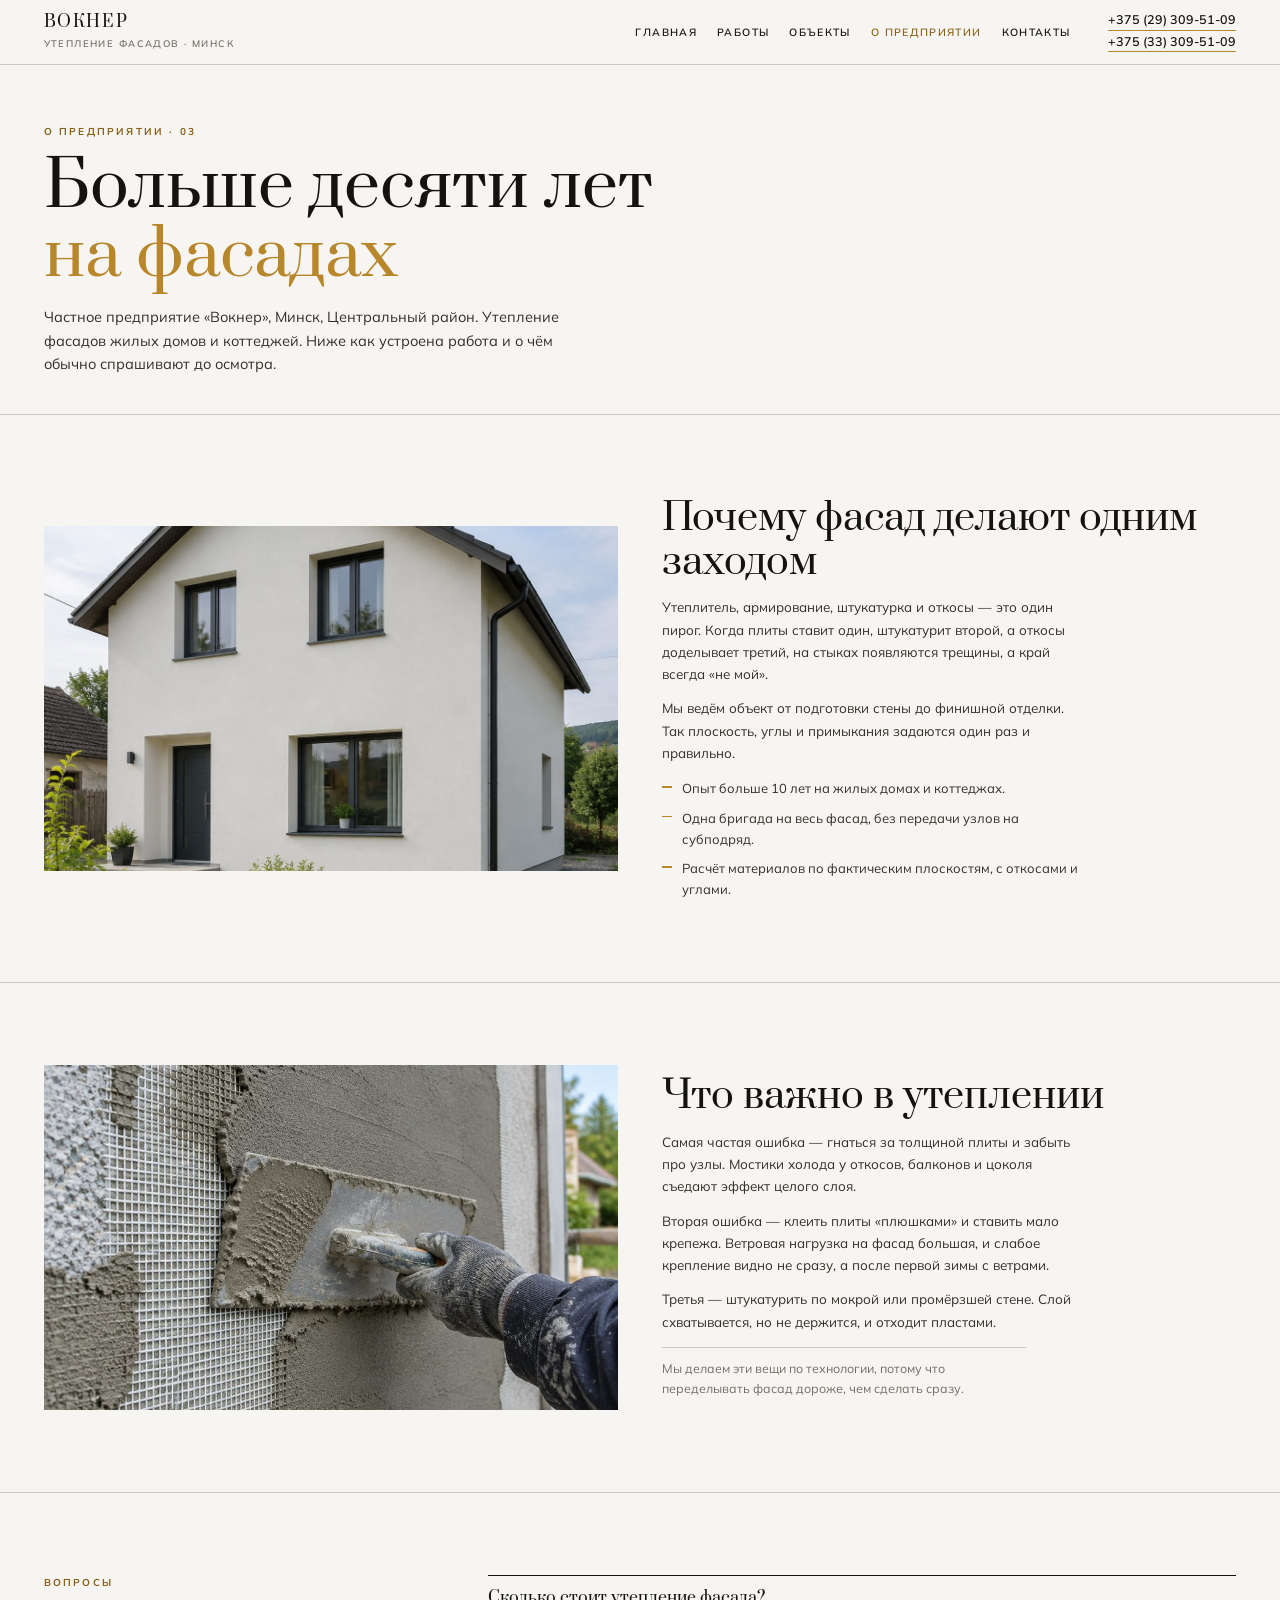
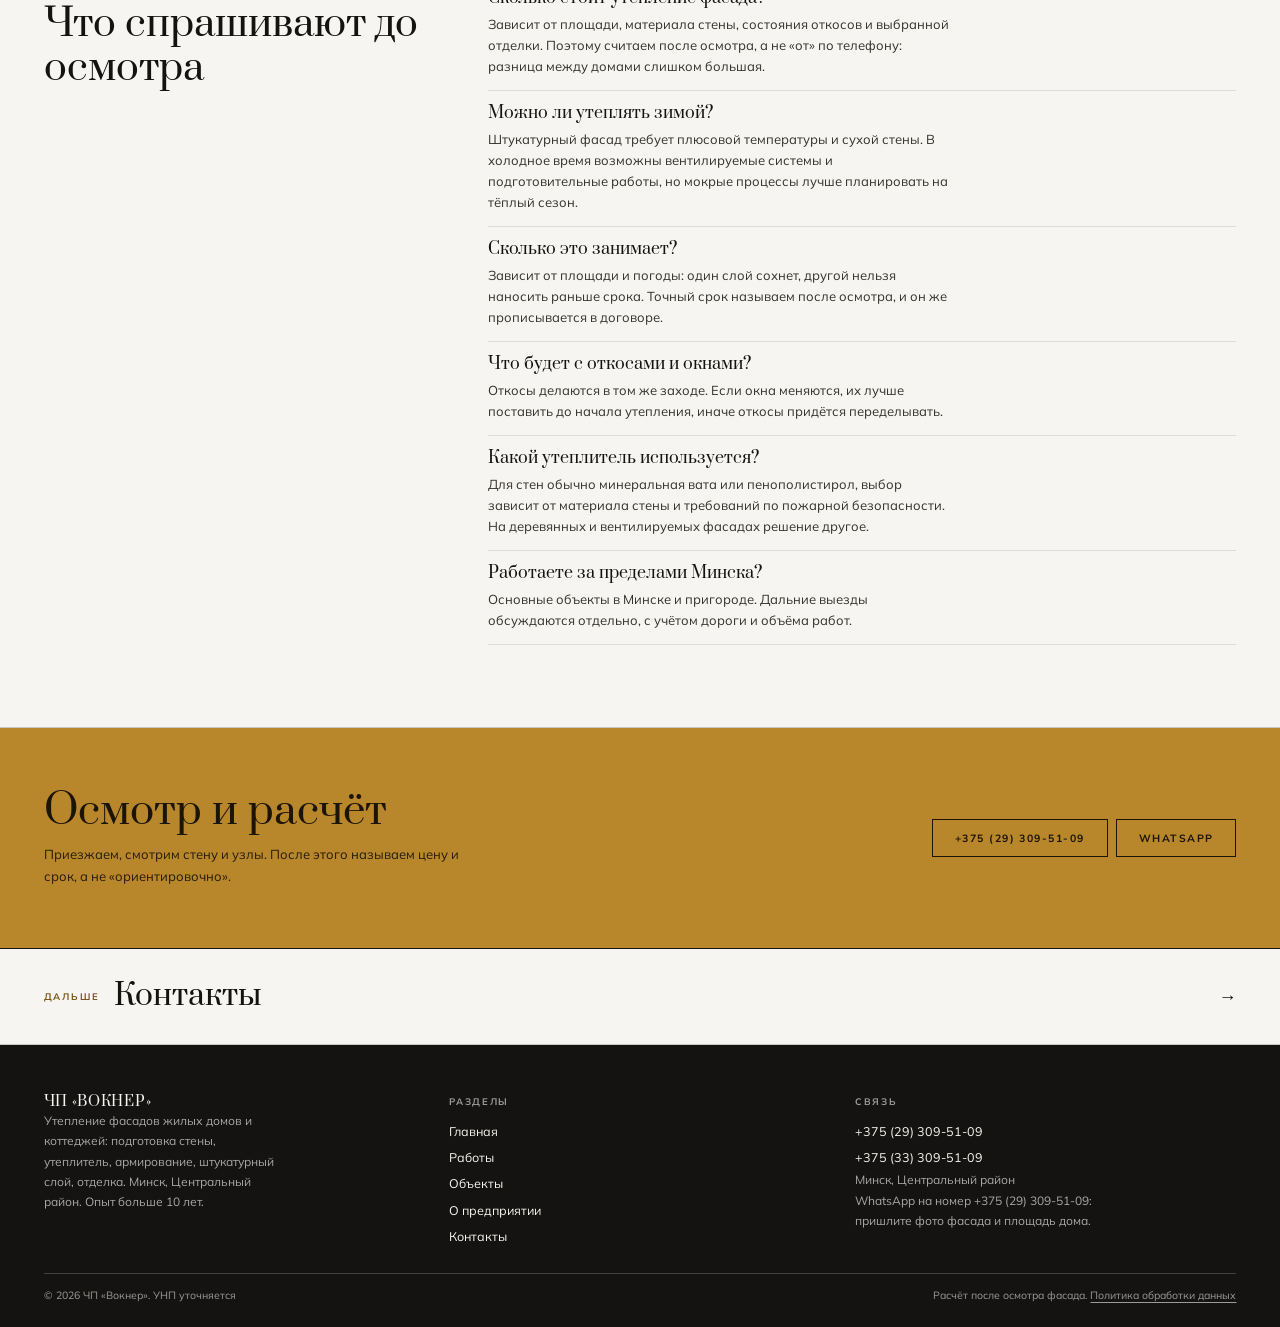
<file: o-predpriyatii.html>
<!doctype html>
<html lang="ru">
<head>
<meta charset="utf-8">
<meta name="viewport" content="width=device-width, initial-scale=1">
<title>О предприятии: опыт больше 10 лет | ЧП «Вокнер»</title>
<meta name="description" content="ЧП «Вокнер», Минск. Почему фасад делают одним заходом, что важно в утеплении, ответы на частые вопросы.">
<link rel="canonical" href="https://romjjjke.github.io/vokner/o-predpriyatii.html">
<meta property="og:type" content="website">
<meta property="og:title" content="О предприятии: опыт больше 10 лет | ЧП «Вокнер»">
<meta property="og:description" content="ЧП «Вокнер», Минск. Почему фасад делают одним заходом, что важно в утеплении, ответы на частые вопросы.">
<meta property="og:locale" content="ru_BY">
<meta property="og:url" content="https://romjjjke.github.io/vokner/o-predpriyatii.html">
<meta name="theme-color" content="#F6F5F1">
<link rel="icon" href="favicon.svg" type="image/svg+xml">
<link rel="preconnect" href="https://fonts.googleapis.com">
<link rel="preconnect" href="https://fonts.gstatic.com" crossorigin>
<link href="https://fonts.googleapis.com/css2?family=Prata&family=Mulish:wght@400;600;700;800&display=swap" rel="stylesheet">
<style>[hidden]{display:none!important}
*{box-sizing:border-box}
html{-webkit-text-size-adjust:100%;scroll-behavior:smooth}
body{margin:0;background:#F6F5F1;color:#141311;font:400 16.5px/1.62 "Mulish",Arial,sans-serif;-webkit-font-smoothing:antialiased}
img{display:block;max-width:100%;height:auto}
a{color:inherit;text-decoration:none}
h1,h2,h3,p,ul,ol,figure,dl,dd,table{ margin:0}
ul,ol{padding:0;list-style:none}
button{font:inherit}
.head{position:sticky;top:0;z-index:60;background:#F6F5F1;border-bottom:1px solid rgba(20,19,17,.2)}
.head__row{display:flex;align-items:center;gap:18px;padding:12px clamp(15px,3.4vw,44px)}
.brand{font:400 16px/1 "Prata",Georgia,serif;letter-spacing:.1em;text-transform:uppercase}
.brand small{display:block;font:600 9.5px/1.7 "Mulish",sans-serif;letter-spacing:.15em;text-transform:uppercase;color:#726F68;margin-top:5px}
.nav{display:flex;gap:20px;margin-left:auto;font:600 10.5px/1 "Mulish",sans-serif;letter-spacing:.13em;text-transform:uppercase}
.head__tels{display:flex;flex-direction:column;gap:3px;margin-left:20px}
.head__tels a{font:600 12.5px/1.25 "Mulish",sans-serif;border-bottom:1.5px solid #B8862B;padding-bottom:2px;white-space:nowrap}
.burger{display:none;width:44px;height:38px;margin-left:auto;border:1px solid #141311;background:transparent;cursor:pointer;padding:9px}
.burger span{display:block;height:1.5px;background:#141311;margin:4px 0}
.btn{display:inline-flex;align-items:center;justify-content:center;gap:8px;padding:13px 22px;border:1.5px solid #141311;background:transparent;color:#141311;font:700 10.5px/1 "Mulish",sans-serif;letter-spacing:.14em;text-transform:uppercase;cursor:pointer;transition:.2s}
.btn--solid{background:#B8862B;border-color:#B8862B;color:#1B1508}
.wrap{padding-inline:clamp(15px,3.4vw,44px);max-width:1540px;margin:0 auto}
.drawer{position:fixed;inset:0;z-index:90;background:#141311;color:#F6F5F1;overflow-y:auto;overscroll-behavior:contain}
.drawer__inner{padding:clamp(56px,9vw,82px) clamp(18px,5vw,52px) clamp(26px,5vw,44px);display:flex;flex-direction:column;gap:24px;min-height:100%}
.drawer__close{position:fixed;top:12px;right:12px;width:46px;height:46px;border:1px solid rgba(246,245,241,.45);background:transparent;color:#F6F5F1;font-size:25px;line-height:1;cursor:pointer}
.drawer__nav{display:flex;flex-direction:column}
.drawer__nav a{font:400 clamp(1.35rem,1rem + 2vw,2rem)/1.16 "Prata",Georgia,serif;padding:13px 0;border-bottom:1px solid rgba(246,245,241,.2)}
.drawer__meta{font-size:12.5px;line-height:1.85;color:rgba(246,245,241,.78);display:flex;flex-direction:column;gap:5px}
body.is-locked{overflow:hidden}
.foot{background:#141311;color:#F6F5F1;padding:clamp(26px,4vw,48px) clamp(15px,3.4vw,44px) 22px}
.foot__grid{display:grid;grid-template-columns:repeat(3,minmax(0,1fr));gap:24px;max-width:1540px;margin:0 auto}
.foot__name{font:400 14px/1.3 "Prata",Georgia,serif;letter-spacing:.05em;text-transform:uppercase}
.foot__small{font-size:12px;line-height:1.7;color:rgba(246,245,241,.66);max-width:34ch}
.foot__h{font:700 9.5px/1.7 "Mulish",sans-serif;letter-spacing:.18em;text-transform:uppercase;color:rgba(246,245,241,.6);margin-bottom:9px}
.foot__col a{display:block;font-size:12.5px;padding:3px 0}
.foot__bottom{display:flex;flex-wrap:wrap;gap:12px;justify-content:space-between;margin-top:24px;padding-top:13px;border-top:1px solid rgba(246,245,241,.2);font-size:10.5px;line-height:1.7;color:rgba(246,245,241,.6);max-width:1540px;margin-inline:auto}
@media (max-width:1180px){.nav{display:none}.burger{display:block}}
@media (max-width:1024px){.foot__grid{grid-template-columns:1fr 1fr}}
@media (max-width:640px){.head__tels{display:none}.foot__grid{grid-template-columns:1fr}}
</style>
<link rel="stylesheet" href="assets/css/style.v1.css">
<script type="application/ld+json">{"@context": "https://schema.org", "@type": "HomeAndConstructionBusiness", "name": "ЧП «Вокнер»", "description": "Утепление фасадов жилых домов и коттеджей. Минск. Опыт больше 10 лет.", "telephone": "+375293095109", "address": {"@type": "PostalAddress", "addressLocality": "Минск", "addressRegion": "Центральный район", "addressCountry": "BY"}, "areaServed": {"@type": "City", "name": "Минск"}, "url": "https://romjjjke.github.io/vokner/"}</script>
</head>
<body>
<header class="head">
  <div class="head__row">
    <a class="brand" href="index.html">Вокнер<small>Утепление фасадов · Минск</small></a>
    <nav class="nav" aria-label="Разделы"><a href="index.html">Главная</a><a href="uslugi.html">Работы</a><a href="raboty.html">Объекты</a><a href="o-predpriyatii.html" aria-current="page">О предприятии</a><a href="kontakty.html">Контакты</a></nav>
    <div class="head__tels">
      <a href="tel:+375293095109">+375 (29) 309-51-09</a>
      <a href="tel:+375333095109">+375 (33) 309-51-09</a>
    </div>
    <button class="burger" id="burger" type="button" aria-expanded="false" aria-controls="drawer" aria-label="Меню"><span></span><span></span><span></span></button>
  </div>
</header>

<section class="phead">
  <div class="wrap">
    <p class="eyebrow">О предприятии · 03</p>
    <h1 class="h1">Больше десяти лет<br><em>на фасадах</em></h1>
    <p class="phead__lead">Частное предприятие «Вокнер», Минск, Центральный район. Утепление фасадов жилых домов и коттеджей. Ниже как устроена работа и о чём обычно спрашивают до осмотра.</p>
  </div>
</section>

<section class="duo">
  <div class="wrap duo__grid">
    <figure class="duo__fig"><img src="assets/img/cottage.jpg" alt="Фасад коттеджа" width="1200" height="845" loading="lazy"></figure>
    <div class="duo__copy">
      <h2 class="h2">Почему фасад делают одним заходом</h2>
      <p>Утеплитель, армирование, штукатурка и откосы — это один пирог. Когда плиты ставит один, штукатурит второй, а откосы доделывает третий, на стыках появляются трещины, а край всегда «не мой».</p>
      <p>Мы ведём объект от подготовки стены до финишной отделки. Так плоскость, углы и примыкания задаются один раз и правильно.</p>
      <ul class="ul">
        <li>Опыт больше 10 лет на жилых домах и коттеджах.</li>
        <li>Одна бригада на весь фасад, без передачи узлов на субподряд.</li>
        <li>Расчёт материалов по фактическим плоскостям, с откосами и углами.</li>
      </ul>
    </div>
  </div>
</section>

<section class="duo duo--flip">
  <div class="wrap duo__grid">
    <div class="duo__copy">
      <h2 class="h2">Что важно в утеплении</h2>
      <p>Самая частая ошибка — гнаться за толщиной плиты и забыть про узлы. Мостики холода у откосов, балконов и цоколя съедают эффект целого слоя.</p>
      <p>Вторая ошибка — клеить плиты «плюшками» и ставить мало крепежа. Ветровая нагрузка на фасад большая, и слабое крепление видно не сразу, а после первой зимы с ветрами.</p>
      <p>Третья — штукатурить по мокрой или промёрзшей стене. Слой схватывается, но не держится, и отходит пластами.</p>
      <p class="proof__note">Мы делаем эти вещи по технологии, потому что переделывать фасад дороже, чем сделать сразу.</p>
    </div>
    <figure class="duo__fig"><img src="assets/img/plaster.jpg" alt="Штукатурные работы" width="940" height="696" loading="lazy"></figure>
  </div>
</section>

<section class="faq">
  <div class="wrap faq__grid">
    <div>
      <p class="eyebrow">Вопросы</p>
      <h2 class="h2">Что спрашивают до осмотра</h2>
    </div>
    <dl class="qa">
      <div><dt>Сколько стоит утепление фасада?</dt><dd>Зависит от площади, материала стены, состояния откосов и выбранной отделки. Поэтому считаем после осмотра, а не «от» по телефону: разница между домами слишком большая.</dd></div><div><dt>Можно ли утеплять зимой?</dt><dd>Штукатурный фасад требует плюсовой температуры и сухой стены. В холодное время возможны вентилируемые системы и подготовительные работы, но мокрые процессы лучше планировать на тёплый сезон.</dd></div><div><dt>Сколько это занимает?</dt><dd>Зависит от площади и погоды: один слой сохнет, другой нельзя наносить раньше срока. Точный срок называем после осмотра, и он же прописывается в договоре.</dd></div><div><dt>Что будет с откосами и окнами?</dt><dd>Откосы делаются в том же заходе. Если окна меняются, их лучше поставить до начала утепления, иначе откосы придётся переделывать.</dd></div><div><dt>Какой утеплитель используется?</dt><dd>Для стен обычно минеральная вата или пенополистирол, выбор зависит от материала стены и требований по пожарной безопасности. На деревянных и вентилируемых фасадах решение другое.</dd></div><div><dt>Работаете за пределами Минска?</dt><dd>Основные объекты в Минске и пригороде. Дальние выезды обсуждаются отдельно, с учётом дороги и объёма работ.</dd></div>
    </dl>
  </div>
</section>

<section class="cta">
  <div class="wrap cta__in">
    <div>
      <h2 class="cta__h">Осмотр и расчёт</h2>
      <p class="cta__text">Приезжаем, смотрим стену и узлы. После этого называем цену и срок, а не «ориентировочно».</p>
    </div>
    <div class="cta__actions">
      <a class="btn" href="tel:+375293095109">+375 (29) 309-51-09</a>
      <a class="btn" href="https://wa.me/375293095109" target="_blank" rel="noopener">WhatsApp</a>
    </div>
  </div>
</section>
  <section class="next">
    <a class="next__link" href="kontakty.html">
      <span class="next__label">Дальше</span>
      <span class="next__title">Контакты</span>
      <span class="next__arrow" aria-hidden="true">→</span>
    </a>
  </section>
</main>
<footer class="foot">
  <div class="foot__grid">
    <div class="foot__col">
      <p class="foot__name">ЧП «Вокнер»</p>
      <p class="foot__small">Утепление фасадов жилых домов и коттеджей: подготовка стены, утеплитель, армирование, штукатурный слой, отделка. Минск, Центральный район. Опыт больше 10 лет.</p>
    </div>
    <div class="foot__col">
      <p class="foot__h">Разделы</p>
      <a href="index.html">Главная</a><a href="uslugi.html">Работы</a><a href="raboty.html">Объекты</a><a href="o-predpriyatii.html">О предприятии</a><a href="kontakty.html">Контакты</a>
    </div>
    <div class="foot__col">
      <p class="foot__h">Связь</p>
      <a href="tel:+375293095109">+375 (29) 309-51-09</a>
      <a href="tel:+375333095109">+375 (33) 309-51-09</a>
      <p class="foot__small">Минск, Центральный район</p>
      <p class="foot__small">WhatsApp на номер +375 (29) 309-51-09: пришлите фото фасада и площадь дома.</p>
    </div>
  </div>
  <div class="foot__bottom">
    <p>© <span id="year">2026</span> ЧП «Вокнер». УНП уточняется</p>
    <p>Расчёт после осмотра фасада. <a href="politika.html">Политика обработки данных</a></p>
  </div>
</footer>
<div class="drawer" id="drawer" hidden>
  <div class="drawer__inner">
    <button class="drawer__close" type="button" id="drawer-close" aria-label="Закрыть меню">×</button>
    <nav class="drawer__nav" aria-label="Мобильная навигация"><a href="index.html">Главная</a><a href="uslugi.html">Работы</a><a href="raboty.html">Объекты</a><a href="o-predpriyatii.html" aria-current="page">О предприятии</a><a href="kontakty.html">Контакты</a></nav>
    <div class="drawer__meta">
      <a href="tel:+375293095109">+375 (29) 309-51-09</a>
      <a href="tel:+375333095109">+375 (33) 309-51-09</a>
      <p>Минск, Центральный район</p>
      <p>Утепление фасадов жилых домов и коттеджей. Опыт больше 10 лет.</p>
    </div>
  </div>
</div>
<script src="assets/js/main.v1.js" defer></script>
</body>
</html>
</file>
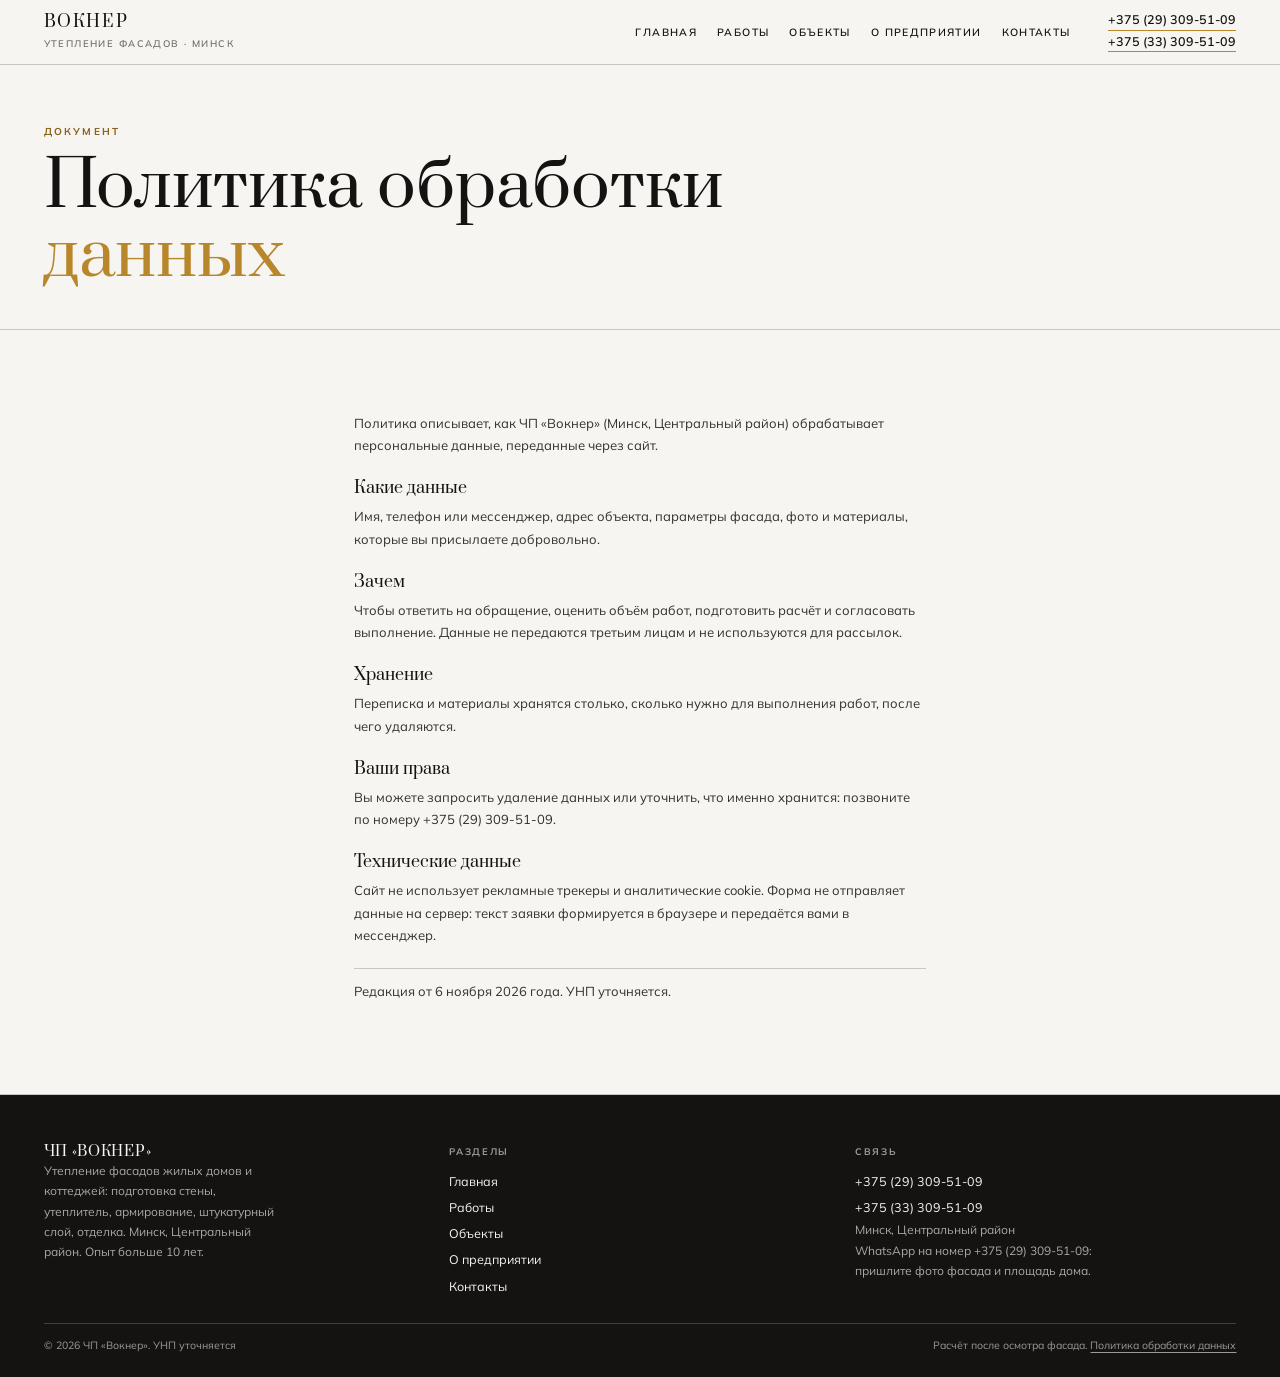
<file: politika.html>
<!doctype html>
<html lang="ru">
<head>
<meta charset="utf-8">
<meta name="viewport" content="width=device-width, initial-scale=1">
<title>Политика обработки персональных данных | ЧП «Вокнер»</title>
<meta name="description" content="Как обрабатываются данные, переданные через сайт: цели, хранение, права.">
<link rel="canonical" href="https://romjjjke.github.io/vokner/politika.html">
<meta property="og:type" content="website">
<meta property="og:title" content="Политика обработки персональных данных | ЧП «Вокнер»">
<meta property="og:description" content="Как обрабатываются данные, переданные через сайт: цели, хранение, права.">
<meta property="og:locale" content="ru_BY">
<meta property="og:url" content="https://romjjjke.github.io/vokner/politika.html">
<meta name="theme-color" content="#F6F5F1">
<link rel="icon" href="favicon.svg" type="image/svg+xml">
<link rel="preconnect" href="https://fonts.googleapis.com">
<link rel="preconnect" href="https://fonts.gstatic.com" crossorigin>
<link href="https://fonts.googleapis.com/css2?family=Prata&family=Mulish:wght@400;600;700;800&display=swap" rel="stylesheet">
<style>[hidden]{display:none!important}
*{box-sizing:border-box}
html{-webkit-text-size-adjust:100%;scroll-behavior:smooth}
body{margin:0;background:#F6F5F1;color:#141311;font:400 16.5px/1.62 "Mulish",Arial,sans-serif;-webkit-font-smoothing:antialiased}
img{display:block;max-width:100%;height:auto}
a{color:inherit;text-decoration:none}
h1,h2,h3,p,ul,ol,figure,dl,dd,table{ margin:0}
ul,ol{padding:0;list-style:none}
button{font:inherit}
.head{position:sticky;top:0;z-index:60;background:#F6F5F1;border-bottom:1px solid rgba(20,19,17,.2)}
.head__row{display:flex;align-items:center;gap:18px;padding:12px clamp(15px,3.4vw,44px)}
.brand{font:400 16px/1 "Prata",Georgia,serif;letter-spacing:.1em;text-transform:uppercase}
.brand small{display:block;font:600 9.5px/1.7 "Mulish",sans-serif;letter-spacing:.15em;text-transform:uppercase;color:#726F68;margin-top:5px}
.nav{display:flex;gap:20px;margin-left:auto;font:600 10.5px/1 "Mulish",sans-serif;letter-spacing:.13em;text-transform:uppercase}
.head__tels{display:flex;flex-direction:column;gap:3px;margin-left:20px}
.head__tels a{font:600 12.5px/1.25 "Mulish",sans-serif;border-bottom:1.5px solid #B8862B;padding-bottom:2px;white-space:nowrap}
.burger{display:none;width:44px;height:38px;margin-left:auto;border:1px solid #141311;background:transparent;cursor:pointer;padding:9px}
.burger span{display:block;height:1.5px;background:#141311;margin:4px 0}
.btn{display:inline-flex;align-items:center;justify-content:center;gap:8px;padding:13px 22px;border:1.5px solid #141311;background:transparent;color:#141311;font:700 10.5px/1 "Mulish",sans-serif;letter-spacing:.14em;text-transform:uppercase;cursor:pointer;transition:.2s}
.btn--solid{background:#B8862B;border-color:#B8862B;color:#1B1508}
.wrap{padding-inline:clamp(15px,3.4vw,44px);max-width:1540px;margin:0 auto}
.drawer{position:fixed;inset:0;z-index:90;background:#141311;color:#F6F5F1;overflow-y:auto;overscroll-behavior:contain}
.drawer__inner{padding:clamp(56px,9vw,82px) clamp(18px,5vw,52px) clamp(26px,5vw,44px);display:flex;flex-direction:column;gap:24px;min-height:100%}
.drawer__close{position:fixed;top:12px;right:12px;width:46px;height:46px;border:1px solid rgba(246,245,241,.45);background:transparent;color:#F6F5F1;font-size:25px;line-height:1;cursor:pointer}
.drawer__nav{display:flex;flex-direction:column}
.drawer__nav a{font:400 clamp(1.35rem,1rem + 2vw,2rem)/1.16 "Prata",Georgia,serif;padding:13px 0;border-bottom:1px solid rgba(246,245,241,.2)}
.drawer__meta{font-size:12.5px;line-height:1.85;color:rgba(246,245,241,.78);display:flex;flex-direction:column;gap:5px}
body.is-locked{overflow:hidden}
.foot{background:#141311;color:#F6F5F1;padding:clamp(26px,4vw,48px) clamp(15px,3.4vw,44px) 22px}
.foot__grid{display:grid;grid-template-columns:repeat(3,minmax(0,1fr));gap:24px;max-width:1540px;margin:0 auto}
.foot__name{font:400 14px/1.3 "Prata",Georgia,serif;letter-spacing:.05em;text-transform:uppercase}
.foot__small{font-size:12px;line-height:1.7;color:rgba(246,245,241,.66);max-width:34ch}
.foot__h{font:700 9.5px/1.7 "Mulish",sans-serif;letter-spacing:.18em;text-transform:uppercase;color:rgba(246,245,241,.6);margin-bottom:9px}
.foot__col a{display:block;font-size:12.5px;padding:3px 0}
.foot__bottom{display:flex;flex-wrap:wrap;gap:12px;justify-content:space-between;margin-top:24px;padding-top:13px;border-top:1px solid rgba(246,245,241,.2);font-size:10.5px;line-height:1.7;color:rgba(246,245,241,.6);max-width:1540px;margin-inline:auto}
@media (max-width:1180px){.nav{display:none}.burger{display:block}}
@media (max-width:1024px){.foot__grid{grid-template-columns:1fr 1fr}}
@media (max-width:640px){.head__tels{display:none}.foot__grid{grid-template-columns:1fr}}
</style>
<link rel="stylesheet" href="assets/css/style.v1.css">
<script type="application/ld+json">{"@context": "https://schema.org", "@type": "HomeAndConstructionBusiness", "name": "ЧП «Вокнер»", "description": "Утепление фасадов жилых домов и коттеджей. Минск. Опыт больше 10 лет.", "telephone": "+375293095109", "address": {"@type": "PostalAddress", "addressLocality": "Минск", "addressRegion": "Центральный район", "addressCountry": "BY"}, "areaServed": {"@type": "City", "name": "Минск"}, "url": "https://romjjjke.github.io/vokner/"}</script>
</head>
<body>
<header class="head">
  <div class="head__row">
    <a class="brand" href="index.html">Вокнер<small>Утепление фасадов · Минск</small></a>
    <nav class="nav" aria-label="Разделы"><a href="index.html">Главная</a><a href="uslugi.html">Работы</a><a href="raboty.html">Объекты</a><a href="o-predpriyatii.html">О предприятии</a><a href="kontakty.html">Контакты</a></nav>
    <div class="head__tels">
      <a href="tel:+375293095109">+375 (29) 309-51-09</a>
      <a href="tel:+375333095109">+375 (33) 309-51-09</a>
    </div>
    <button class="burger" id="burger" type="button" aria-expanded="false" aria-controls="drawer" aria-label="Меню"><span></span><span></span><span></span></button>
  </div>
</header>

<section class="phead">
  <div class="wrap">
    <p class="eyebrow">Документ</p>
    <h1 class="h1">Политика обработки<br><em>данных</em></h1>
  </div>
</section>
<section class="textpage">
  <div class="wrap textpage__in">
    <p>Политика описывает, как ЧП «Вокнер» (Минск, Центральный район) обрабатывает персональные данные, переданные через сайт.</p>
    <h2>Какие данные</h2>
    <p>Имя, телефон или мессенджер, адрес объекта, параметры фасада, фото и материалы, которые вы присылаете добровольно.</p>
    <h2>Зачем</h2>
    <p>Чтобы ответить на обращение, оценить объём работ, подготовить расчёт и согласовать выполнение. Данные не передаются третьим лицам и не используются для рассылок.</p>
    <h2>Хранение</h2>
    <p>Переписка и материалы хранятся столько, сколько нужно для выполнения работ, после чего удаляются.</p>
    <h2>Ваши права</h2>
    <p>Вы можете запросить удаление данных или уточнить, что именно хранится: позвоните по номеру +375 (29) 309-51-09.</p>
    <h2>Технические данные</h2>
    <p>Сайт не использует рекламные трекеры и аналитические cookie. Форма не отправляет данные на сервер: текст заявки формируется в браузере и передаётся вами в мессенджер.</p>
    <p class="textpage__date">Редакция от 6 ноября 2026 года. УНП уточняется.</p>
  </div>
</section>
</main>
<footer class="foot">
  <div class="foot__grid">
    <div class="foot__col">
      <p class="foot__name">ЧП «Вокнер»</p>
      <p class="foot__small">Утепление фасадов жилых домов и коттеджей: подготовка стены, утеплитель, армирование, штукатурный слой, отделка. Минск, Центральный район. Опыт больше 10 лет.</p>
    </div>
    <div class="foot__col">
      <p class="foot__h">Разделы</p>
      <a href="index.html">Главная</a><a href="uslugi.html">Работы</a><a href="raboty.html">Объекты</a><a href="o-predpriyatii.html">О предприятии</a><a href="kontakty.html">Контакты</a>
    </div>
    <div class="foot__col">
      <p class="foot__h">Связь</p>
      <a href="tel:+375293095109">+375 (29) 309-51-09</a>
      <a href="tel:+375333095109">+375 (33) 309-51-09</a>
      <p class="foot__small">Минск, Центральный район</p>
      <p class="foot__small">WhatsApp на номер +375 (29) 309-51-09: пришлите фото фасада и площадь дома.</p>
    </div>
  </div>
  <div class="foot__bottom">
    <p>© <span id="year">2026</span> ЧП «Вокнер». УНП уточняется</p>
    <p>Расчёт после осмотра фасада. <a href="politika.html">Политика обработки данных</a></p>
  </div>
</footer>
<div class="drawer" id="drawer" hidden>
  <div class="drawer__inner">
    <button class="drawer__close" type="button" id="drawer-close" aria-label="Закрыть меню">×</button>
    <nav class="drawer__nav" aria-label="Мобильная навигация"><a href="index.html">Главная</a><a href="uslugi.html">Работы</a><a href="raboty.html">Объекты</a><a href="o-predpriyatii.html">О предприятии</a><a href="kontakty.html">Контакты</a></nav>
    <div class="drawer__meta">
      <a href="tel:+375293095109">+375 (29) 309-51-09</a>
      <a href="tel:+375333095109">+375 (33) 309-51-09</a>
      <p>Минск, Центральный район</p>
      <p>Утепление фасадов жилых домов и коттеджей. Опыт больше 10 лет.</p>
    </div>
  </div>
</div>
<script src="assets/js/main.v1.js" defer></script>
</body>
</html>
</file>
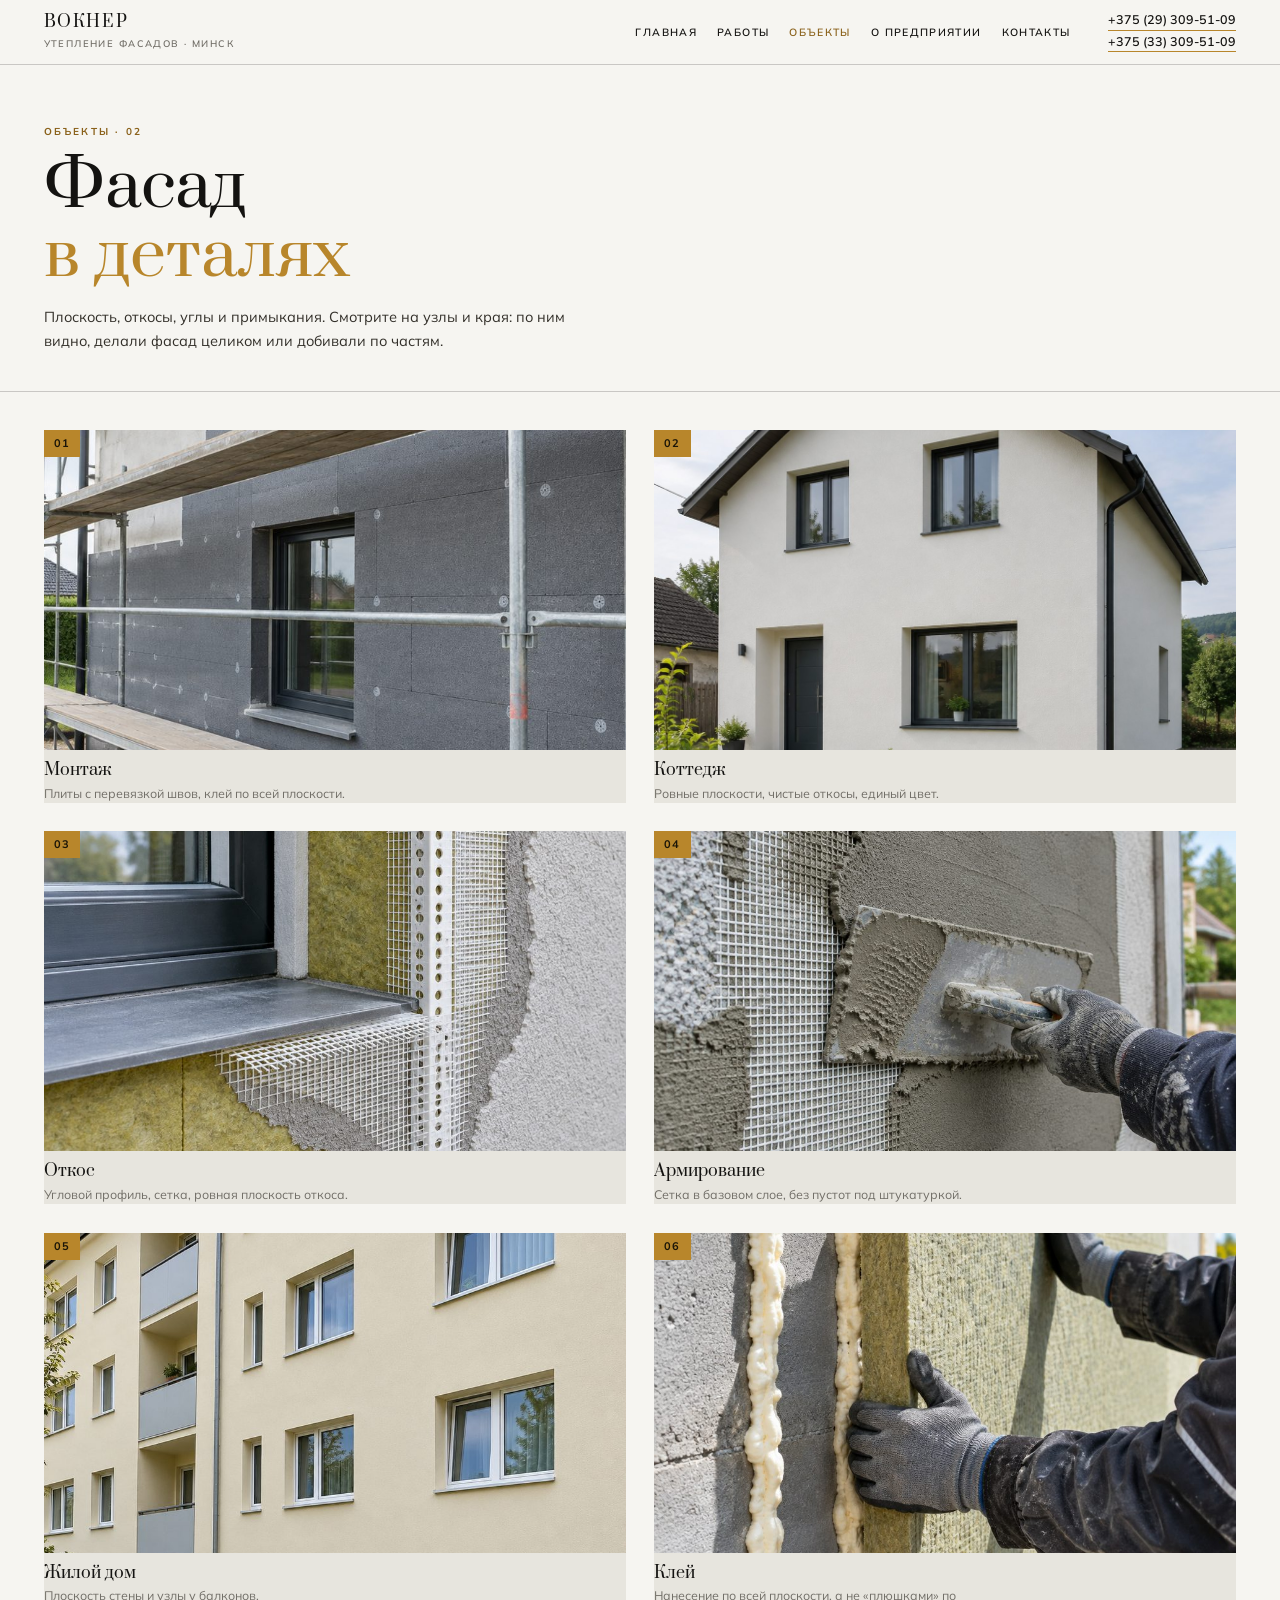
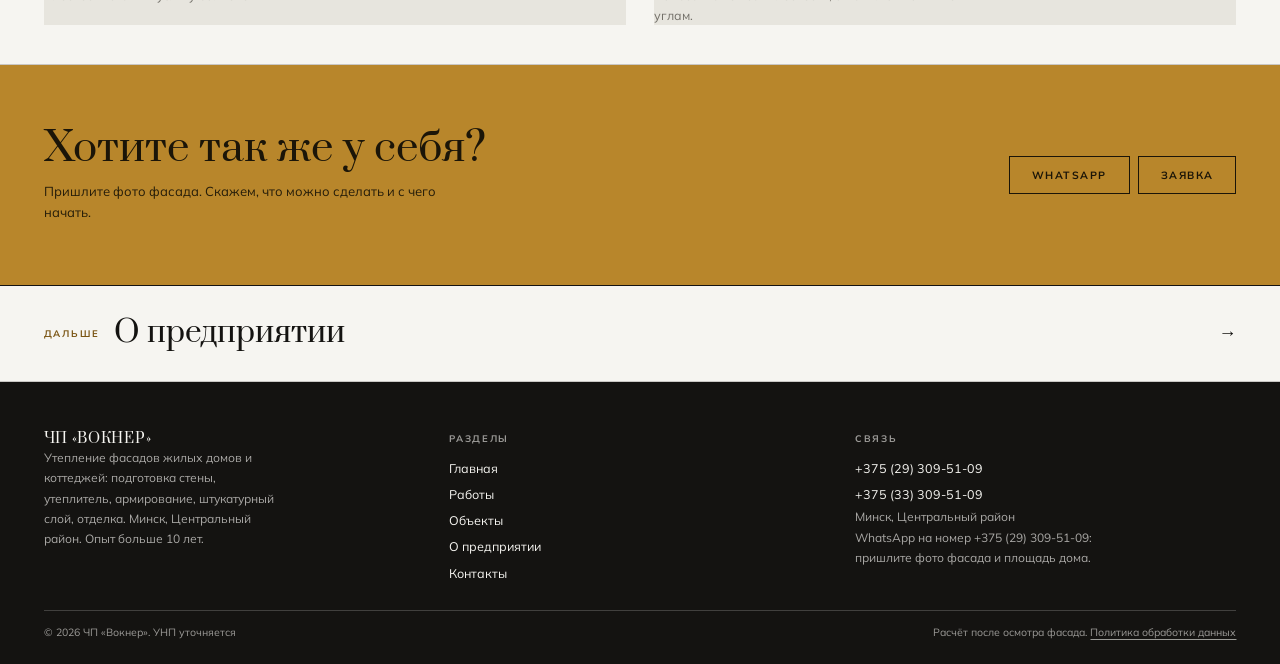
<file: raboty.html>
<!doctype html>
<html lang="ru">
<head>
<meta charset="utf-8">
<meta name="viewport" content="width=device-width, initial-scale=1">
<title>Объекты: плоскости, откосы, узлы | ЧП «Вокнер», Минск</title>
<meta name="description" content="Фотографии работ: монтаж утеплителя, фасад коттеджа, откосы, армирование, фасад жилого дома.">
<link rel="canonical" href="https://romjjjke.github.io/vokner/raboty.html">
<meta property="og:type" content="website">
<meta property="og:title" content="Объекты: плоскости, откосы, узлы | ЧП «Вокнер», Минск">
<meta property="og:description" content="Фотографии работ: монтаж утеплителя, фасад коттеджа, откосы, армирование, фасад жилого дома.">
<meta property="og:locale" content="ru_BY">
<meta property="og:url" content="https://romjjjke.github.io/vokner/raboty.html">
<meta name="theme-color" content="#F6F5F1">
<link rel="icon" href="favicon.svg" type="image/svg+xml">
<link rel="preconnect" href="https://fonts.googleapis.com">
<link rel="preconnect" href="https://fonts.gstatic.com" crossorigin>
<link href="https://fonts.googleapis.com/css2?family=Prata&family=Mulish:wght@400;600;700;800&display=swap" rel="stylesheet">
<style>[hidden]{display:none!important}
*{box-sizing:border-box}
html{-webkit-text-size-adjust:100%;scroll-behavior:smooth}
body{margin:0;background:#F6F5F1;color:#141311;font:400 16.5px/1.62 "Mulish",Arial,sans-serif;-webkit-font-smoothing:antialiased}
img{display:block;max-width:100%;height:auto}
a{color:inherit;text-decoration:none}
h1,h2,h3,p,ul,ol,figure,dl,dd,table{ margin:0}
ul,ol{padding:0;list-style:none}
button{font:inherit}
.head{position:sticky;top:0;z-index:60;background:#F6F5F1;border-bottom:1px solid rgba(20,19,17,.2)}
.head__row{display:flex;align-items:center;gap:18px;padding:12px clamp(15px,3.4vw,44px)}
.brand{font:400 16px/1 "Prata",Georgia,serif;letter-spacing:.1em;text-transform:uppercase}
.brand small{display:block;font:600 9.5px/1.7 "Mulish",sans-serif;letter-spacing:.15em;text-transform:uppercase;color:#726F68;margin-top:5px}
.nav{display:flex;gap:20px;margin-left:auto;font:600 10.5px/1 "Mulish",sans-serif;letter-spacing:.13em;text-transform:uppercase}
.head__tels{display:flex;flex-direction:column;gap:3px;margin-left:20px}
.head__tels a{font:600 12.5px/1.25 "Mulish",sans-serif;border-bottom:1.5px solid #B8862B;padding-bottom:2px;white-space:nowrap}
.burger{display:none;width:44px;height:38px;margin-left:auto;border:1px solid #141311;background:transparent;cursor:pointer;padding:9px}
.burger span{display:block;height:1.5px;background:#141311;margin:4px 0}
.btn{display:inline-flex;align-items:center;justify-content:center;gap:8px;padding:13px 22px;border:1.5px solid #141311;background:transparent;color:#141311;font:700 10.5px/1 "Mulish",sans-serif;letter-spacing:.14em;text-transform:uppercase;cursor:pointer;transition:.2s}
.btn--solid{background:#B8862B;border-color:#B8862B;color:#1B1508}
.wrap{padding-inline:clamp(15px,3.4vw,44px);max-width:1540px;margin:0 auto}
.drawer{position:fixed;inset:0;z-index:90;background:#141311;color:#F6F5F1;overflow-y:auto;overscroll-behavior:contain}
.drawer__inner{padding:clamp(56px,9vw,82px) clamp(18px,5vw,52px) clamp(26px,5vw,44px);display:flex;flex-direction:column;gap:24px;min-height:100%}
.drawer__close{position:fixed;top:12px;right:12px;width:46px;height:46px;border:1px solid rgba(246,245,241,.45);background:transparent;color:#F6F5F1;font-size:25px;line-height:1;cursor:pointer}
.drawer__nav{display:flex;flex-direction:column}
.drawer__nav a{font:400 clamp(1.35rem,1rem + 2vw,2rem)/1.16 "Prata",Georgia,serif;padding:13px 0;border-bottom:1px solid rgba(246,245,241,.2)}
.drawer__meta{font-size:12.5px;line-height:1.85;color:rgba(246,245,241,.78);display:flex;flex-direction:column;gap:5px}
body.is-locked{overflow:hidden}
.foot{background:#141311;color:#F6F5F1;padding:clamp(26px,4vw,48px) clamp(15px,3.4vw,44px) 22px}
.foot__grid{display:grid;grid-template-columns:repeat(3,minmax(0,1fr));gap:24px;max-width:1540px;margin:0 auto}
.foot__name{font:400 14px/1.3 "Prata",Georgia,serif;letter-spacing:.05em;text-transform:uppercase}
.foot__small{font-size:12px;line-height:1.7;color:rgba(246,245,241,.66);max-width:34ch}
.foot__h{font:700 9.5px/1.7 "Mulish",sans-serif;letter-spacing:.18em;text-transform:uppercase;color:rgba(246,245,241,.6);margin-bottom:9px}
.foot__col a{display:block;font-size:12.5px;padding:3px 0}
.foot__bottom{display:flex;flex-wrap:wrap;gap:12px;justify-content:space-between;margin-top:24px;padding-top:13px;border-top:1px solid rgba(246,245,241,.2);font-size:10.5px;line-height:1.7;color:rgba(246,245,241,.6);max-width:1540px;margin-inline:auto}
@media (max-width:1180px){.nav{display:none}.burger{display:block}}
@media (max-width:1024px){.foot__grid{grid-template-columns:1fr 1fr}}
@media (max-width:640px){.head__tels{display:none}.foot__grid{grid-template-columns:1fr}}
</style>
<link rel="stylesheet" href="assets/css/style.v1.css">
<script type="application/ld+json">{"@context": "https://schema.org", "@type": "HomeAndConstructionBusiness", "name": "ЧП «Вокнер»", "description": "Утепление фасадов жилых домов и коттеджей. Минск. Опыт больше 10 лет.", "telephone": "+375293095109", "address": {"@type": "PostalAddress", "addressLocality": "Минск", "addressRegion": "Центральный район", "addressCountry": "BY"}, "areaServed": {"@type": "City", "name": "Минск"}, "url": "https://romjjjke.github.io/vokner/"}</script>
</head>
<body>
<header class="head">
  <div class="head__row">
    <a class="brand" href="index.html">Вокнер<small>Утепление фасадов · Минск</small></a>
    <nav class="nav" aria-label="Разделы"><a href="index.html">Главная</a><a href="uslugi.html">Работы</a><a href="raboty.html" aria-current="page">Объекты</a><a href="o-predpriyatii.html">О предприятии</a><a href="kontakty.html">Контакты</a></nav>
    <div class="head__tels">
      <a href="tel:+375293095109">+375 (29) 309-51-09</a>
      <a href="tel:+375333095109">+375 (33) 309-51-09</a>
    </div>
    <button class="burger" id="burger" type="button" aria-expanded="false" aria-controls="drawer" aria-label="Меню"><span></span><span></span><span></span></button>
  </div>
</header>

<section class="phead">
  <div class="wrap">
    <p class="eyebrow">Объекты · 02</p>
    <h1 class="h1">Фасад<br><em>в деталях</em></h1>
    <p class="phead__lead">Плоскость, откосы, углы и примыкания. Смотрите на узлы и края: по ним видно, делали фасад целиком или добивали по частям.</p>
  </div>
</section>

<section class="tape">
  <div class="wrap">
    <figure class="shot">
      <img src="assets/img/scaffold.jpg" alt="Утепление фасада" width="780" height="951" loading="lazy">
      <figcaption><span class="shot__n">01</span><b>Монтаж</b><p>Плиты с перевязкой швов, клей по всей плоскости.</p></figcaption>
    </figure>
    <figure class="shot">
      <img src="assets/img/cottage.jpg" alt="Коттедж с новым фасадом" width="1200" height="845" loading="lazy">
      <figcaption><span class="shot__n">02</span><b>Коттедж</b><p>Ровные плоскости, чистые откосы, единый цвет.</p></figcaption>
    </figure>
    <figure class="shot">
      <img src="assets/img/reveal.jpg" alt="Откос окна" width="940" height="696" loading="lazy">
      <figcaption><span class="shot__n">03</span><b>Откос</b><p>Угловой профиль, сетка, ровная плоскость откоса.</p></figcaption>
    </figure>
    <figure class="shot">
      <img src="assets/img/plaster.jpg" alt="Штукатурный слой" width="940" height="696" loading="lazy">
      <figcaption><span class="shot__n">04</span><b>Армирование</b><p>Сетка в базовом слое, без пустот под штукатуркой.</p></figcaption>
    </figure>
    <figure class="shot">
      <img src="assets/img/building.jpg" alt="Фасад жилого дома" width="900" height="947" loading="lazy">
      <figcaption><span class="shot__n">05</span><b>Жилой дом</b><p>Плоскость стены и узлы у балконов.</p></figcaption>
    </figure>
    <figure class="shot">
      <img src="assets/img/glue.jpg" alt="Приклеивание плиты" width="940" height="696" loading="lazy">
      <figcaption><span class="shot__n">06</span><b>Клей</b><p>Нанесение по всей плоскости, а не «плюшками» по углам.</p></figcaption>
    </figure>
  </div>
</section>

<section class="cta">
  <div class="wrap cta__in">
    <div>
      <h2 class="cta__h">Хотите так же у себя?</h2>
      <p class="cta__text">Пришлите фото фасада. Скажем, что можно сделать и с чего начать.</p>
    </div>
    <div class="cta__actions">
      <a class="btn" href="https://wa.me/375293095109" target="_blank" rel="noopener">WhatsApp</a>
      <a class="btn" href="kontakty.html">Заявка</a>
    </div>
  </div>
</section>
  <section class="next">
    <a class="next__link" href="o-predpriyatii.html">
      <span class="next__label">Дальше</span>
      <span class="next__title">О предприятии</span>
      <span class="next__arrow" aria-hidden="true">→</span>
    </a>
  </section>
</main>
<footer class="foot">
  <div class="foot__grid">
    <div class="foot__col">
      <p class="foot__name">ЧП «Вокнер»</p>
      <p class="foot__small">Утепление фасадов жилых домов и коттеджей: подготовка стены, утеплитель, армирование, штукатурный слой, отделка. Минск, Центральный район. Опыт больше 10 лет.</p>
    </div>
    <div class="foot__col">
      <p class="foot__h">Разделы</p>
      <a href="index.html">Главная</a><a href="uslugi.html">Работы</a><a href="raboty.html">Объекты</a><a href="o-predpriyatii.html">О предприятии</a><a href="kontakty.html">Контакты</a>
    </div>
    <div class="foot__col">
      <p class="foot__h">Связь</p>
      <a href="tel:+375293095109">+375 (29) 309-51-09</a>
      <a href="tel:+375333095109">+375 (33) 309-51-09</a>
      <p class="foot__small">Минск, Центральный район</p>
      <p class="foot__small">WhatsApp на номер +375 (29) 309-51-09: пришлите фото фасада и площадь дома.</p>
    </div>
  </div>
  <div class="foot__bottom">
    <p>© <span id="year">2026</span> ЧП «Вокнер». УНП уточняется</p>
    <p>Расчёт после осмотра фасада. <a href="politika.html">Политика обработки данных</a></p>
  </div>
</footer>
<div class="drawer" id="drawer" hidden>
  <div class="drawer__inner">
    <button class="drawer__close" type="button" id="drawer-close" aria-label="Закрыть меню">×</button>
    <nav class="drawer__nav" aria-label="Мобильная навигация"><a href="index.html">Главная</a><a href="uslugi.html">Работы</a><a href="raboty.html" aria-current="page">Объекты</a><a href="o-predpriyatii.html">О предприятии</a><a href="kontakty.html">Контакты</a></nav>
    <div class="drawer__meta">
      <a href="tel:+375293095109">+375 (29) 309-51-09</a>
      <a href="tel:+375333095109">+375 (33) 309-51-09</a>
      <p>Минск, Центральный район</p>
      <p>Утепление фасадов жилых домов и коттеджей. Опыт больше 10 лет.</p>
    </div>
  </div>
</div>
<script src="assets/js/main.v1.js" defer></script>
</body>
</html>
</file>
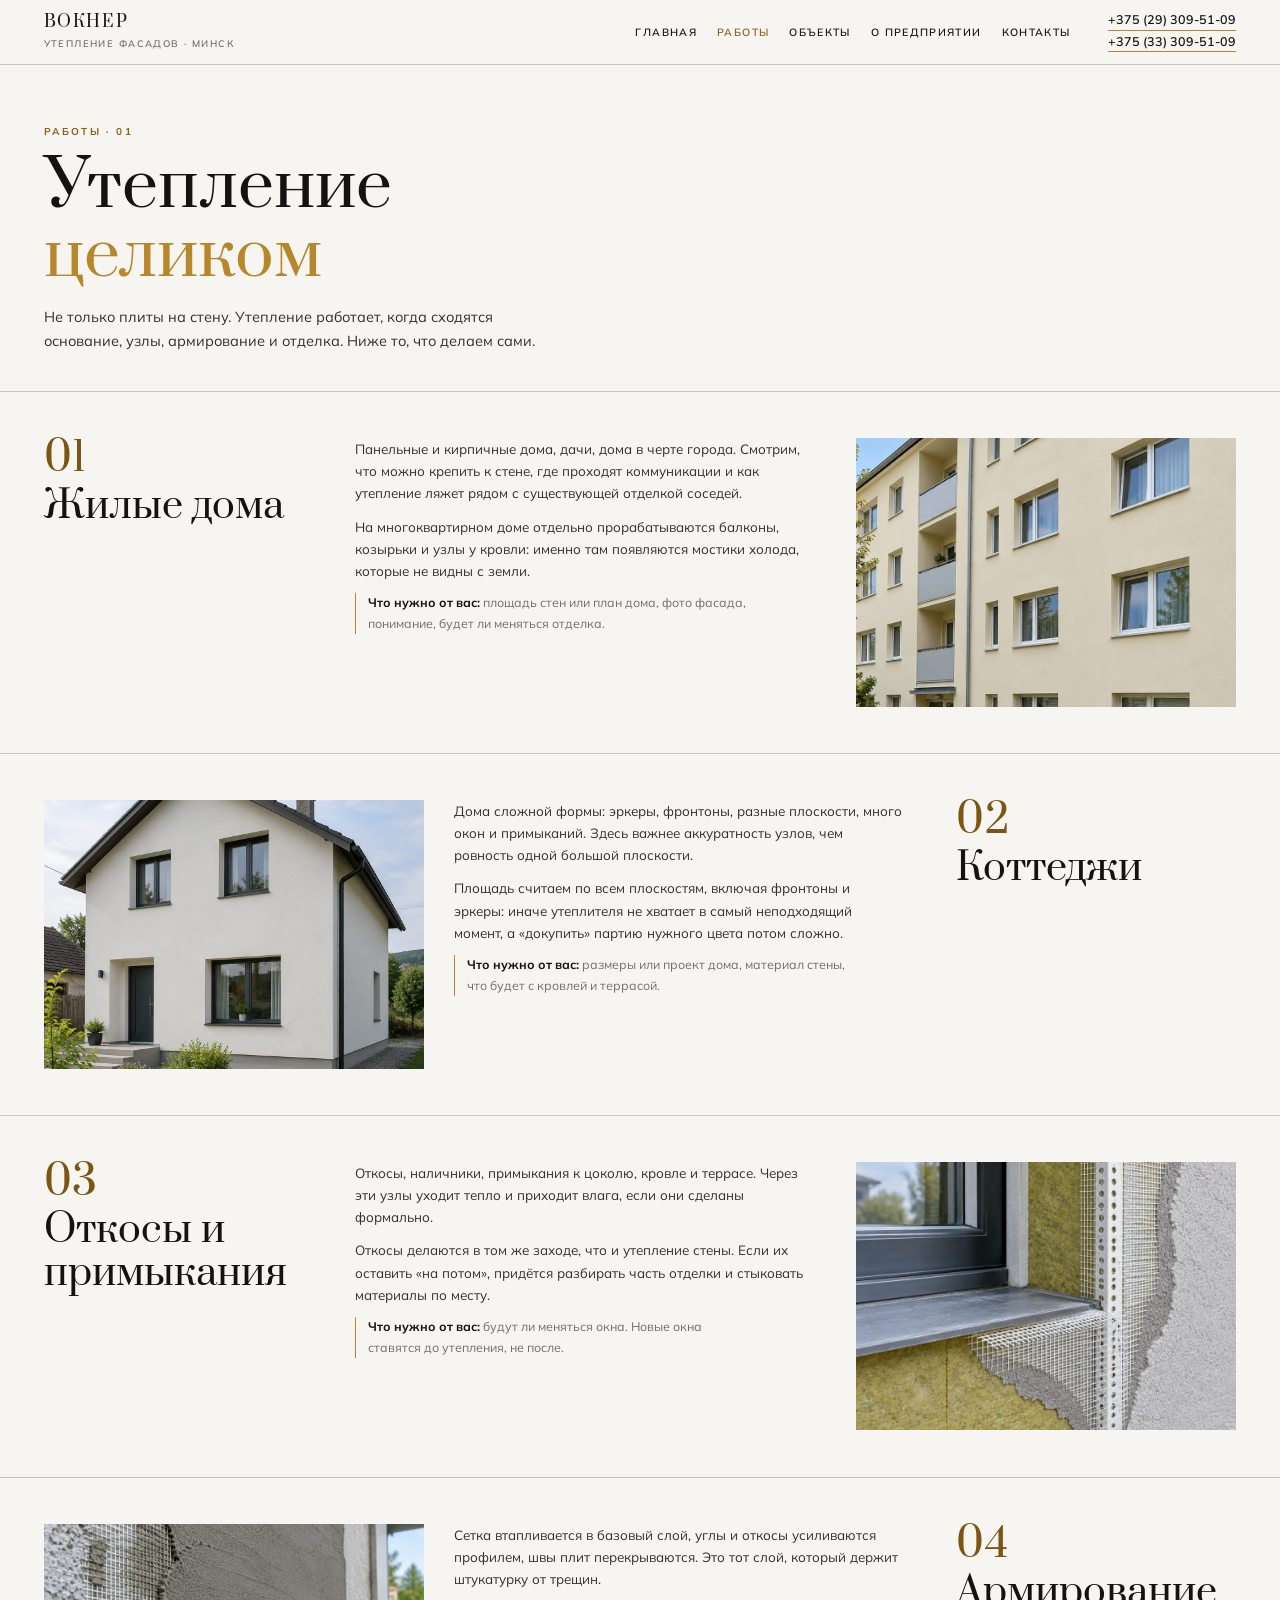
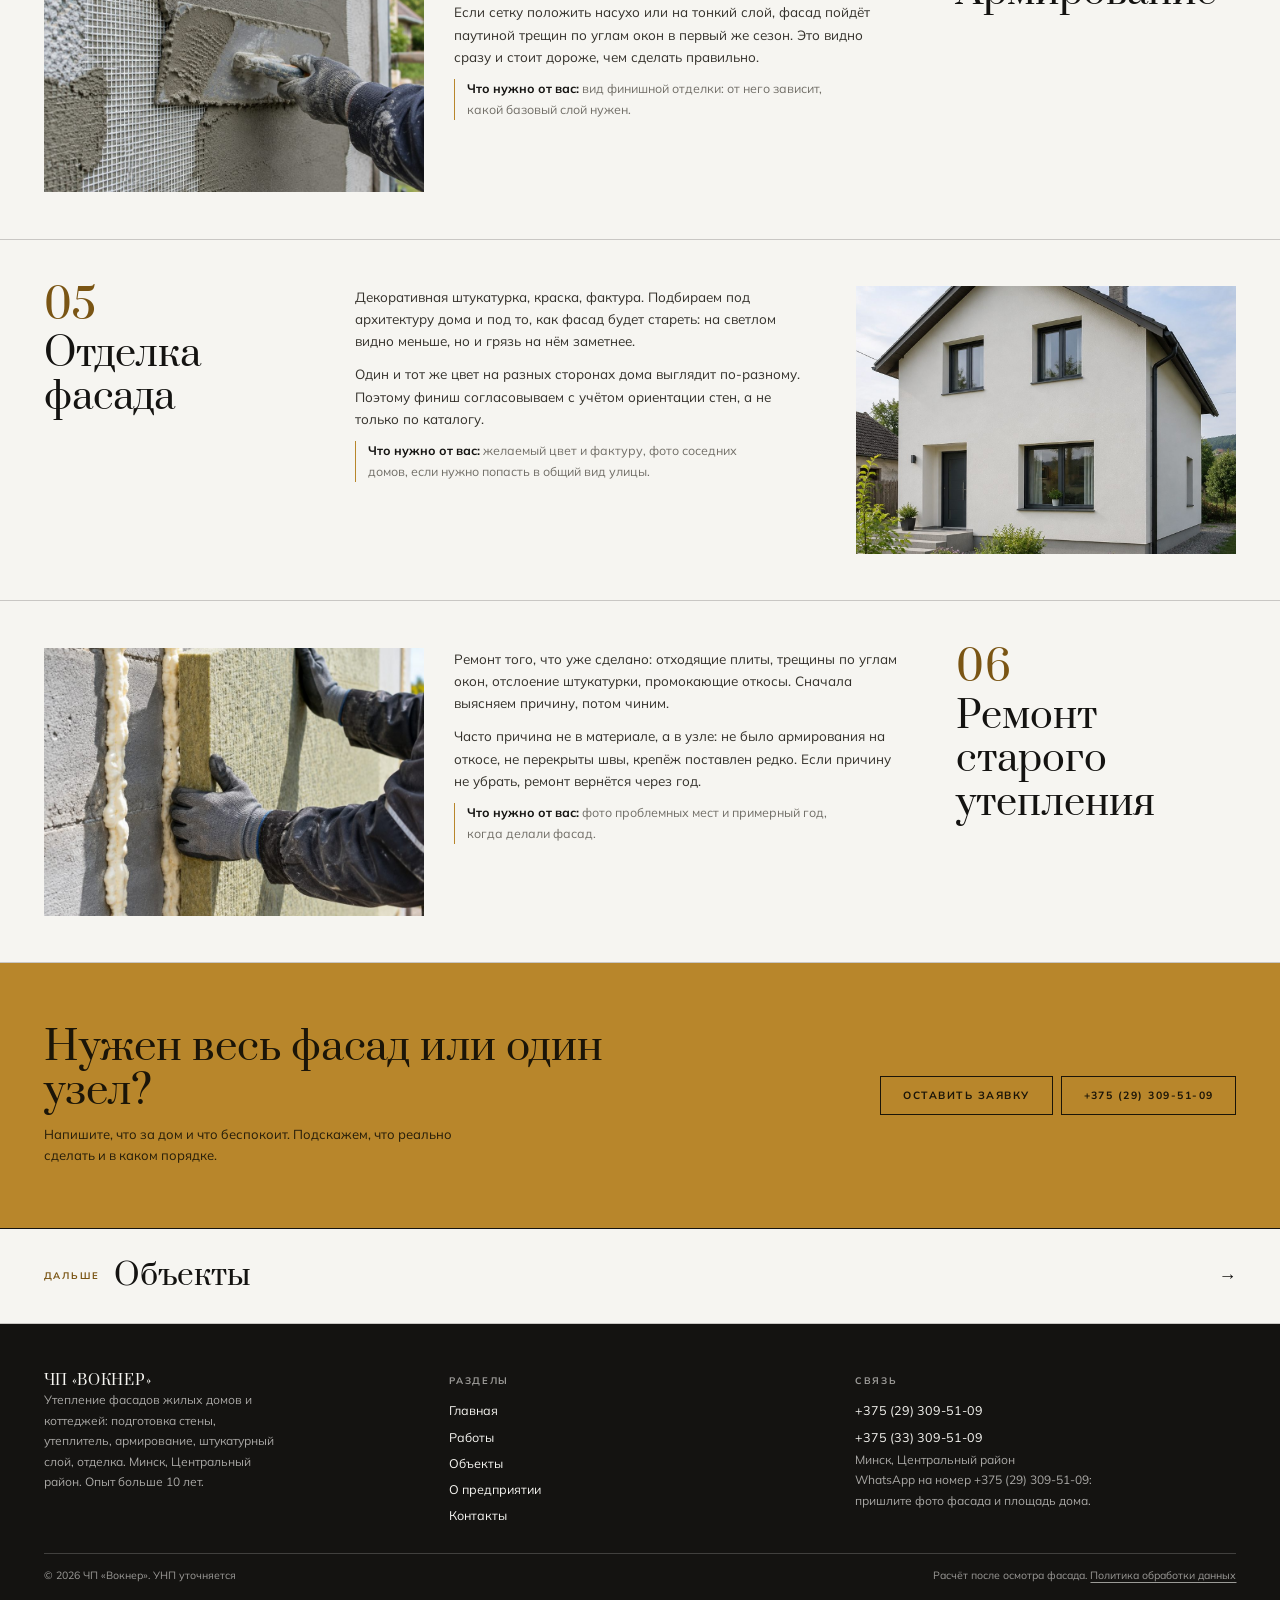
<file: uslugi.html>
<!doctype html>
<html lang="ru">
<head>
<meta charset="utf-8">
<meta name="viewport" content="width=device-width, initial-scale=1">
<title>Работы: утепление домов, коттеджей, откосы, отделка | ЧП «Вокнер»</title>
<meta name="description" content="Шесть видов работ: утепление жилых домов, утепление коттеджей, откосы и примыкания, армирование, отделка фасада, ремонт старого утепления.">
<link rel="canonical" href="https://romjjjke.github.io/vokner/uslugi.html">
<meta property="og:type" content="website">
<meta property="og:title" content="Работы: утепление домов, коттеджей, откосы, отделка | ЧП «Вокнер»">
<meta property="og:description" content="Шесть видов работ: утепление жилых домов, утепление коттеджей, откосы и примыкания, армирование, отделка фасада, ремонт старого утепления.">
<meta property="og:locale" content="ru_BY">
<meta property="og:url" content="https://romjjjke.github.io/vokner/uslugi.html">
<meta name="theme-color" content="#F6F5F1">
<link rel="icon" href="favicon.svg" type="image/svg+xml">
<link rel="preconnect" href="https://fonts.googleapis.com">
<link rel="preconnect" href="https://fonts.gstatic.com" crossorigin>
<link href="https://fonts.googleapis.com/css2?family=Prata&family=Mulish:wght@400;600;700;800&display=swap" rel="stylesheet">
<style>[hidden]{display:none!important}
*{box-sizing:border-box}
html{-webkit-text-size-adjust:100%;scroll-behavior:smooth}
body{margin:0;background:#F6F5F1;color:#141311;font:400 16.5px/1.62 "Mulish",Arial,sans-serif;-webkit-font-smoothing:antialiased}
img{display:block;max-width:100%;height:auto}
a{color:inherit;text-decoration:none}
h1,h2,h3,p,ul,ol,figure,dl,dd,table{ margin:0}
ul,ol{padding:0;list-style:none}
button{font:inherit}
.head{position:sticky;top:0;z-index:60;background:#F6F5F1;border-bottom:1px solid rgba(20,19,17,.2)}
.head__row{display:flex;align-items:center;gap:18px;padding:12px clamp(15px,3.4vw,44px)}
.brand{font:400 16px/1 "Prata",Georgia,serif;letter-spacing:.1em;text-transform:uppercase}
.brand small{display:block;font:600 9.5px/1.7 "Mulish",sans-serif;letter-spacing:.15em;text-transform:uppercase;color:#726F68;margin-top:5px}
.nav{display:flex;gap:20px;margin-left:auto;font:600 10.5px/1 "Mulish",sans-serif;letter-spacing:.13em;text-transform:uppercase}
.head__tels{display:flex;flex-direction:column;gap:3px;margin-left:20px}
.head__tels a{font:600 12.5px/1.25 "Mulish",sans-serif;border-bottom:1.5px solid #B8862B;padding-bottom:2px;white-space:nowrap}
.burger{display:none;width:44px;height:38px;margin-left:auto;border:1px solid #141311;background:transparent;cursor:pointer;padding:9px}
.burger span{display:block;height:1.5px;background:#141311;margin:4px 0}
.btn{display:inline-flex;align-items:center;justify-content:center;gap:8px;padding:13px 22px;border:1.5px solid #141311;background:transparent;color:#141311;font:700 10.5px/1 "Mulish",sans-serif;letter-spacing:.14em;text-transform:uppercase;cursor:pointer;transition:.2s}
.btn--solid{background:#B8862B;border-color:#B8862B;color:#1B1508}
.wrap{padding-inline:clamp(15px,3.4vw,44px);max-width:1540px;margin:0 auto}
.drawer{position:fixed;inset:0;z-index:90;background:#141311;color:#F6F5F1;overflow-y:auto;overscroll-behavior:contain}
.drawer__inner{padding:clamp(56px,9vw,82px) clamp(18px,5vw,52px) clamp(26px,5vw,44px);display:flex;flex-direction:column;gap:24px;min-height:100%}
.drawer__close{position:fixed;top:12px;right:12px;width:46px;height:46px;border:1px solid rgba(246,245,241,.45);background:transparent;color:#F6F5F1;font-size:25px;line-height:1;cursor:pointer}
.drawer__nav{display:flex;flex-direction:column}
.drawer__nav a{font:400 clamp(1.35rem,1rem + 2vw,2rem)/1.16 "Prata",Georgia,serif;padding:13px 0;border-bottom:1px solid rgba(246,245,241,.2)}
.drawer__meta{font-size:12.5px;line-height:1.85;color:rgba(246,245,241,.78);display:flex;flex-direction:column;gap:5px}
body.is-locked{overflow:hidden}
.foot{background:#141311;color:#F6F5F1;padding:clamp(26px,4vw,48px) clamp(15px,3.4vw,44px) 22px}
.foot__grid{display:grid;grid-template-columns:repeat(3,minmax(0,1fr));gap:24px;max-width:1540px;margin:0 auto}
.foot__name{font:400 14px/1.3 "Prata",Georgia,serif;letter-spacing:.05em;text-transform:uppercase}
.foot__small{font-size:12px;line-height:1.7;color:rgba(246,245,241,.66);max-width:34ch}
.foot__h{font:700 9.5px/1.7 "Mulish",sans-serif;letter-spacing:.18em;text-transform:uppercase;color:rgba(246,245,241,.6);margin-bottom:9px}
.foot__col a{display:block;font-size:12.5px;padding:3px 0}
.foot__bottom{display:flex;flex-wrap:wrap;gap:12px;justify-content:space-between;margin-top:24px;padding-top:13px;border-top:1px solid rgba(246,245,241,.2);font-size:10.5px;line-height:1.7;color:rgba(246,245,241,.6);max-width:1540px;margin-inline:auto}
@media (max-width:1180px){.nav{display:none}.burger{display:block}}
@media (max-width:1024px){.foot__grid{grid-template-columns:1fr 1fr}}
@media (max-width:640px){.head__tels{display:none}.foot__grid{grid-template-columns:1fr}}
</style>
<link rel="stylesheet" href="assets/css/style.v1.css">
<script type="application/ld+json">{"@context": "https://schema.org", "@type": "HomeAndConstructionBusiness", "name": "ЧП «Вокнер»", "description": "Утепление фасадов жилых домов и коттеджей. Минск. Опыт больше 10 лет.", "telephone": "+375293095109", "address": {"@type": "PostalAddress", "addressLocality": "Минск", "addressRegion": "Центральный район", "addressCountry": "BY"}, "areaServed": {"@type": "City", "name": "Минск"}, "url": "https://romjjjke.github.io/vokner/"}</script>
</head>
<body>
<header class="head">
  <div class="head__row">
    <a class="brand" href="index.html">Вокнер<small>Утепление фасадов · Минск</small></a>
    <nav class="nav" aria-label="Разделы"><a href="index.html">Главная</a><a href="uslugi.html" aria-current="page">Работы</a><a href="raboty.html">Объекты</a><a href="o-predpriyatii.html">О предприятии</a><a href="kontakty.html">Контакты</a></nav>
    <div class="head__tels">
      <a href="tel:+375293095109">+375 (29) 309-51-09</a>
      <a href="tel:+375333095109">+375 (33) 309-51-09</a>
    </div>
    <button class="burger" id="burger" type="button" aria-expanded="false" aria-controls="drawer" aria-label="Меню"><span></span><span></span><span></span></button>
  </div>
</header>

<section class="phead">
  <div class="wrap">
    <p class="eyebrow">Работы · 01</p>
    <h1 class="h1">Утепление<br><em>целиком</em></h1>
    <p class="phead__lead">Не только плиты на стену. Утепление работает, когда сходятся основание, узлы, армирование и отделка. Ниже то, что делаем сами.</p>
  </div>
</section>

<section class="one" id="dom">
  <div class="wrap one__grid">
    <div class="one__side"><p class="one__n">01</p><h2 class="h2">Жилые дома</h2></div>
    <div class="one__body">
      <p>Панельные и кирпичные дома, дачи, дома в черте города. Смотрим, что можно крепить к стене, где проходят коммуникации и как утепление ляжет рядом с существующей отделкой соседей.</p>
      <p>На многоквартирном доме отдельно прорабатываются балконы, козырьки и узлы у кровли: именно там появляются мостики холода, которые не видны с земли.</p>
      <p class="one__note"><b>Что нужно от вас:</b> площадь стен или план дома, фото фасада, понимание, будет ли меняться отделка.</p>
    </div>
    <figure class="one__fig"><img src="assets/img/building.jpg" alt="Фасад жилого дома после утепления" width="900" height="947" loading="lazy"></figure>
  </div>
</section>

<section class="one one--flip" id="cottage">
  <div class="wrap one__grid">
    <div class="one__side"><p class="one__n">02</p><h2 class="h2">Коттеджи</h2></div>
    <div class="one__body">
      <p>Дома сложной формы: эркеры, фронтоны, разные плоскости, много окон и примыканий. Здесь важнее аккуратность узлов, чем ровность одной большой плоскости.</p>
      <p>Площадь считаем по всем плоскостям, включая фронтоны и эркеры: иначе утеплителя не хватает в самый неподходящий момент, а «докупить» партию нужного цвета потом сложно.</p>
      <p class="one__note"><b>Что нужно от вас:</b> размеры или проект дома, материал стены, что будет с кровлей и террасой.</p>
    </div>
    <figure class="one__fig"><img src="assets/img/cottage.jpg" alt="Коттедж с утеплённым фасадом" width="1200" height="845" loading="lazy"></figure>
  </div>
</section>

<section class="one" id="otkosy">
  <div class="wrap one__grid">
    <div class="one__side"><p class="one__n">03</p><h2 class="h2">Откосы и примыкания</h2></div>
    <div class="one__body">
      <p>Откосы, наличники, примыкания к цоколю, кровле и террасе. Через эти узлы уходит тепло и приходит влага, если они сделаны формально.</p>
      <p>Откосы делаются в том же заходе, что и утепление стены. Если их оставить «на потом», придётся разбирать часть отделки и стыковать материалы по месту.</p>
      <p class="one__note"><b>Что нужно от вас:</b> будут ли меняться окна. Новые окна ставятся до утепления, не после.</p>
    </div>
    <figure class="one__fig"><img src="assets/img/reveal.jpg" alt="Откос окна с утеплением и профилем" width="940" height="696" loading="lazy"></figure>
  </div>
</section>

<section class="one one--flip" id="armirovanie">
  <div class="wrap one__grid">
    <div class="one__side"><p class="one__n">04</p><h2 class="h2">Армирование</h2></div>
    <div class="one__body">
      <p>Сетка втапливается в базовый слой, углы и откосы усиливаются профилем, швы плит перекрываются. Это тот слой, который держит штукатурку от трещин.</p>
      <p>Если сетку положить насухо или на тонкий слой, фасад пойдёт паутиной трещин по углам окон в первый же сезон. Это видно сразу и стоит дороже, чем сделать правильно.</p>
      <p class="one__note"><b>Что нужно от вас:</b> вид финишной отделки: от него зависит, какой базовый слой нужен.</p>
    </div>
    <figure class="one__fig"><img src="assets/img/plaster.jpg" alt="Армирование и штукатурный слой" width="940" height="696" loading="lazy"></figure>
  </div>
</section>

<section class="one" id="otdelka">
  <div class="wrap one__grid">
    <div class="one__side"><p class="one__n">05</p><h2 class="h2">Отделка фасада</h2></div>
    <div class="one__body">
      <p>Декоративная штукатурка, краска, фактура. Подбираем под архитектуру дома и под то, как фасад будет стареть: на светлом видно меньше, но и грязь на нём заметнее.</p>
      <p>Один и тот же цвет на разных сторонах дома выглядит по-разному. Поэтому финиш согласовываем с учётом ориентации стен, а не только по каталогу.</p>
      <p class="one__note"><b>Что нужно от вас:</b> желаемый цвет и фактуру, фото соседних домов, если нужно попасть в общий вид улицы.</p>
    </div>
    <figure class="one__fig"><img src="assets/img/cottage.jpg" alt="Отделка фасада штукатуркой" width="1200" height="845" loading="lazy"></figure>
  </div>
</section>

<section class="one one--flip" id="remont">
  <div class="wrap one__grid">
    <div class="one__side"><p class="one__n">06</p><h2 class="h2">Ремонт старого утепления</h2></div>
    <div class="one__body">
      <p>Ремонт того, что уже сделано: отходящие плиты, трещины по углам окон, отслоение штукатурки, промокающие откосы. Сначала выясняем причину, потом чиним.</p>
      <p>Часто причина не в материале, а в узле: не было армирования на откосе, не перекрыты швы, крепёж поставлен редко. Если причину не убрать, ремонт вернётся через год.</p>
      <p class="one__note"><b>Что нужно от вас:</b> фото проблемных мест и примерный год, когда делали фасад.</p>
    </div>
    <figure class="one__fig"><img src="assets/img/glue.jpg" alt="Монтаж утеплителя на стену" width="940" height="696" loading="lazy"></figure>
  </div>
</section>

<section class="cta">
  <div class="wrap cta__in">
    <div>
      <h2 class="cta__h">Нужен весь фасад или один узел?</h2>
      <p class="cta__text">Напишите, что за дом и что беспокоит. Подскажем, что реально сделать и в каком порядке.</p>
    </div>
    <div class="cta__actions">
      <a class="btn" href="kontakty.html">Оставить заявку</a>
      <a class="btn" href="tel:+375293095109">+375 (29) 309-51-09</a>
    </div>
  </div>
</section>
  <section class="next">
    <a class="next__link" href="raboty.html">
      <span class="next__label">Дальше</span>
      <span class="next__title">Объекты</span>
      <span class="next__arrow" aria-hidden="true">→</span>
    </a>
  </section>
</main>
<footer class="foot">
  <div class="foot__grid">
    <div class="foot__col">
      <p class="foot__name">ЧП «Вокнер»</p>
      <p class="foot__small">Утепление фасадов жилых домов и коттеджей: подготовка стены, утеплитель, армирование, штукатурный слой, отделка. Минск, Центральный район. Опыт больше 10 лет.</p>
    </div>
    <div class="foot__col">
      <p class="foot__h">Разделы</p>
      <a href="index.html">Главная</a><a href="uslugi.html">Работы</a><a href="raboty.html">Объекты</a><a href="o-predpriyatii.html">О предприятии</a><a href="kontakty.html">Контакты</a>
    </div>
    <div class="foot__col">
      <p class="foot__h">Связь</p>
      <a href="tel:+375293095109">+375 (29) 309-51-09</a>
      <a href="tel:+375333095109">+375 (33) 309-51-09</a>
      <p class="foot__small">Минск, Центральный район</p>
      <p class="foot__small">WhatsApp на номер +375 (29) 309-51-09: пришлите фото фасада и площадь дома.</p>
    </div>
  </div>
  <div class="foot__bottom">
    <p>© <span id="year">2026</span> ЧП «Вокнер». УНП уточняется</p>
    <p>Расчёт после осмотра фасада. <a href="politika.html">Политика обработки данных</a></p>
  </div>
</footer>
<div class="drawer" id="drawer" hidden>
  <div class="drawer__inner">
    <button class="drawer__close" type="button" id="drawer-close" aria-label="Закрыть меню">×</button>
    <nav class="drawer__nav" aria-label="Мобильная навигация"><a href="index.html">Главная</a><a href="uslugi.html" aria-current="page">Работы</a><a href="raboty.html">Объекты</a><a href="o-predpriyatii.html">О предприятии</a><a href="kontakty.html">Контакты</a></nav>
    <div class="drawer__meta">
      <a href="tel:+375293095109">+375 (29) 309-51-09</a>
      <a href="tel:+375333095109">+375 (33) 309-51-09</a>
      <p>Минск, Центральный район</p>
      <p>Утепление фасадов жилых домов и коттеджей. Опыт больше 10 лет.</p>
    </div>
  </div>
</div>
<script src="assets/js/main.v1.js" defer></script>
</body>
</html>
</file>
<file: assets/css/style.v1.css>
/* ЧП «Вокнер» · утепление фасадов · Минск
   Известковая бумага, охра, антиква Prata. Приём: указатель под героем,
   сравнение систем таблицей, выбор «дом или коттедж». */

:root{
  --chalk:#F6F5F1;
  --ash:#C7C4BC;
  --ash-2:#E7E5DE;
  --ink:#141311;
  --ink-2:#33302A;
  --mute:#726F68;
  --ochre:#B8862B;
  --ochre-d:#8A611A;
  --ochre-l:#F0E3C6;
  --ochre-text:#7A5514;
  --sky:#DDE6E7;
  --line:rgba(20,19,17,.2);
  --line-soft:rgba(20,19,17,.11);
  --disp:"Prata",Georgia,serif;
  --text:"Mulish",Arial,sans-serif;
  --pad:clamp(15px,3.4vw,44px);
  --sect:clamp(44px,6.4vw,104px);
}

html{scroll-behavior:smooth}
::selection{background:var(--ochre);color:#1B1508}

.eyebrow{font:700 10px/1.5 var(--text);letter-spacing:.22em;text-transform:uppercase;color:var(--ochre-d);margin-bottom:13px}
.h1{font:400 clamp(1.85rem,1rem + 3.9vw,4rem)/1.08 var(--disp);max-width:24ch;overflow-wrap:break-word}
.h1 em{font-style:normal;color:var(--ochre)}
.h2{font:400 clamp(1.3rem,1rem + 1.7vw,2.35rem)/1.16 var(--disp);max-width:30ch;overflow-wrap:break-word}
.nav a:hover,.nav a[aria-current='page']{color:var(--ochre-d)}
.head__tels a:hover{color:var(--ochre-d)}

/* ---------- герой ---------- */
.hero{display:grid;grid-template-columns:minmax(0,1.1fr) minmax(0,.9fr);border-bottom:1px solid var(--line)}
.hero__body{padding:clamp(24px,3.4vw,54px) var(--pad) clamp(22px,3vw,42px);display:flex;flex-direction:column;gap:clamp(15px,2.2vw,24px)}
.hero__h1{font:400 clamp(2.1rem,1rem + 5.1vw,5.1rem)/1.02 var(--disp);letter-spacing:-.01em}
.hero__h1 em{font-style:normal;color:var(--ochre)}
.hero__lead{font-size:15px;line-height:1.64;color:var(--ink-2);max-width:47ch}
.hero__actions{display:flex;flex-wrap:wrap;gap:8px}
.hero__facts{display:grid;grid-template-columns:repeat(3,minmax(0,1fr));gap:12px;border-top:1.5px solid var(--ink);padding-top:12px;margin-top:auto}
.hero__facts dt{font:700 9px/1.6 var(--text);letter-spacing:.19em;text-transform:uppercase;color:var(--mute)}
.hero__facts dd{font:400 clamp(.92rem,.84rem + .4vw,1.1rem)/1.3 var(--disp);margin-top:4px}
.hero__media{margin:0;position:relative;overflow:hidden;background:var(--ash)}
.hero__media img{width:100%;height:100%;object-fit:cover;min-height:clamp(280px,54vh,780px)}
.hero__media figcaption{
  position:absolute;left:0;bottom:0;right:0;padding:10px 14px;background:rgba(20,19,17,.76);
  color:var(--chalk);font-size:9.5px;letter-spacing:.13em;text-transform:uppercase;font-weight:600;
}

/* ---------- указатель ---------- */
.index-strip{display:grid;grid-template-columns:repeat(4,minmax(0,1fr));border-bottom:1px solid var(--line)}
.index-strip a{
  display:flex;align-items:baseline;gap:10px;padding:16px var(--pad);
  border-right:1px solid var(--line-soft);
  font:400 clamp(.9rem,.82rem + .3vw,1.05rem)/1.2 var(--disp);
  transition:background .2s,color .2s;
}
.index-strip a:last-child{border-right:0}
.index-strip a:hover{background:var(--ochre);color:#1B1508}
.index-strip span{font:700 9.5px/1 var(--text);letter-spacing:.14em;color:var(--ochre-d)}
.index-strip a:hover span{color:#1B1508}

/* ---------- зачем ---------- */
.why{padding:var(--sect) 0;border-bottom:1px solid var(--line)}
.sec-head{display:grid;grid-template-columns:minmax(0,1.05fr) minmax(0,.95fr);gap:clamp(12px,3vw,40px);align-items:end;margin-bottom:clamp(18px,2.6vw,32px)}
.sec-head__note{font-size:13px;line-height:1.62;color:var(--mute);max-width:50ch}
.why__grid{display:grid;grid-template-columns:minmax(0,1fr) minmax(0,1fr);gap:clamp(18px,3.4vw,52px)}
.reason{padding-top:16px;border-top:1.5px solid var(--ink)}
.reason:nth-child(2),.reason:nth-child(4){margin-top:clamp(18px,3.6vw,54px)}
.reason__n{font:400 13px/1 var(--disp);color:var(--ochre-text);letter-spacing:.1em}
.reason__t{font:400 clamp(1.15rem,.95rem + .8vw,1.6rem)/1.16 var(--disp);margin:9px 0 8px;max-width:22ch}
.reason__d{font-size:13.5px;line-height:1.66;color:var(--ink-2);max-width:46ch}

/* ---------- системы ---------- */
.systems{background:var(--sky);padding:var(--sect) 0;border-bottom:1px solid var(--line)}
.systems__grid{display:grid;grid-template-columns:repeat(3,minmax(0,1fr));border-top:1.5px solid var(--ink)}
.sys{padding:clamp(14px,2vw,22px) clamp(12px,1.8vw,22px) clamp(10px,1.4vw,16px);border-right:1px solid rgba(20,19,17,.16);border-bottom:1px solid var(--line-soft)}
.sys:last-child{border-right:0}
.sys__t{font:400 clamp(1.05rem,.9rem + .6vw,1.4rem)/1.18 var(--disp);margin-bottom:14px;max-width:20ch}
.sys__dl div{padding:9px 0;border-top:1px solid rgba(20,19,17,.13)}
.sys__dl dt{font:700 8.5px/1.7 var(--text);letter-spacing:.19em;text-transform:uppercase;color:#4E4B44;margin-bottom:3px}
.sys__dl dd{font-size:12.8px;line-height:1.6;color:var(--ink-2)}
.sys__no{color:#7A3A1F}

/* ---------- дом или коттедж ---------- */
.pick{padding:var(--sect) 0;border-bottom:1px solid var(--line)}
.pick__grid{display:grid;grid-template-columns:minmax(0,.8fr) minmax(0,1.2fr);gap:clamp(18px,3.4vw,54px);align-items:start}
.pick__lead{font-size:13.5px;line-height:1.64;color:var(--ink-2);margin-top:12px;max-width:40ch}
.pick__tabs{display:flex;gap:0;margin-top:clamp(16px,2.4vw,26px);border:1.5px solid var(--ink);width:fit-content}
.pick__tab{background:transparent;border:0;border-right:1.5px solid var(--ink);padding:11px 20px;cursor:pointer;
  font:700 10.5px/1 var(--text);letter-spacing:.13em;text-transform:uppercase;color:var(--ink);transition:.18s}
.pick__tab:last-child{border-right:0}
.pick__tab:hover{background:var(--ochre-l)}
.pick__tab.is-on{background:var(--ink);color:var(--chalk)}
.pick__panels{border-top:1.5px solid var(--ink);padding-top:clamp(14px,2vw,22px)}
.pick__h{font:400 clamp(1.2rem,1rem + 1vw,1.85rem)/1.14 var(--disp);margin-bottom:10px}
.pick__text{font-size:13.5px;line-height:1.66;color:var(--ink-2);max-width:52ch}
.pick__list{margin-top:14px;display:grid;gap:9px}
.pick__list li{position:relative;padding-left:22px;font-size:13px;line-height:1.6;color:var(--ink-2);max-width:50ch}
.pick__list li::before{content:'';position:absolute;left:0;top:7px;width:11px;height:1.5px;background:var(--ochre)}
.is-hidden{display:none}

/* ---------- шаги ---------- */
.steps{padding:var(--sect) 0;border-bottom:1px solid var(--line)}
.steps__list{border-top:1.5px solid var(--ink);display:grid;grid-template-columns:1fr 1fr;gap:0 clamp(18px,3.4vw,54px)}
.steps__list li{display:grid;grid-template-columns:30px minmax(0,1fr);gap:4px 14px;padding:14px 0;border-bottom:1px solid var(--line-soft)}
.steps__n{font:400 12px/1.7 var(--disp);color:var(--ochre-text)}
.steps__list b{font:400 16.5px/1.24 var(--disp)}
.steps__list p{grid-column:2;font-size:12.8px;line-height:1.62;color:var(--ink-2);max-width:44ch}

/* ---------- CTA ---------- */
.cta{padding:clamp(32px,4.8vw,70px) 0;background:var(--ochre);color:#1B1508;border-bottom:1px solid var(--ink)}
.cta__in{display:grid;grid-template-columns:minmax(0,1.12fr) auto;gap:clamp(16px,3vw,42px);align-items:center}
.cta__h{font:400 clamp(1.35rem,1rem + 2.1vw,2.5rem)/1.1 var(--disp);max-width:24ch}
.cta__text{font-size:13px;line-height:1.64;color:#241C09;margin-top:11px;max-width:52ch}
.cta__actions{display:flex;flex-wrap:wrap;gap:8px}
.cta .btn{border-color:#1B1508;color:#1B1508}
.cta .btn:hover{background:#1B1508;color:var(--ochre-l)}

/* ---------- заголовок страницы ---------- */
.phead{padding:clamp(30px,4.6vw,80px) 0 clamp(20px,3vw,40px);border-bottom:1px solid var(--line)}
.phead__lead{margin-top:15px;font-size:14.5px;line-height:1.62;color:var(--ink-2);max-width:58ch}

/* ---------- услуга ---------- */
.one{padding:clamp(22px,3.6vw,52px) 0;border-bottom:1px solid var(--line)}
.one__grid{display:grid;grid-template-columns:minmax(0,.62fr) minmax(0,1.04fr) minmax(0,.84fr);gap:clamp(14px,2.4vw,36px);align-items:start}
.one__n{font:400 clamp(1.5rem,1rem + 1.9vw,2.5rem)/1 var(--disp);color:var(--ochre-text);letter-spacing:.02em}
.one__side .h2{margin-top:7px}
.one__body p{font-size:13.4px;line-height:1.66;color:var(--ink-2);margin-bottom:11px;max-width:56ch}
.one__note{font-size:12.4px !important;color:var(--mute) !important;border-left:1.5px solid var(--ochre);padding-left:12px}
.one__note b{color:var(--ink);font-weight:700}
.one__fig{margin:0;overflow:hidden}
.one__fig img{width:100%;height:clamp(180px,21vw,320px);object-fit:cover;transition:transform .5s}
.one:hover .one__fig img{transform:scale(1.03)}
.one--flip .one__grid{direction:rtl}
.one--flip .one__grid>*{direction:ltr}

/* ---------- объекты ---------- */
.tape{padding:clamp(18px,3vw,40px) 0;border-bottom:1px solid var(--line)}
.tape .wrap{display:grid;grid-template-columns:repeat(2,minmax(0,1fr));gap:clamp(12px,2.2vw,30px)}
.shot{margin:0;position:relative;overflow:hidden;background:var(--ash-2)}
.shot img{width:100%;height:clamp(200px,25vw,340px);object-fit:cover;transition:transform .6s}
.shot:hover img{transform:scale(1.04)}
.shot__n{position:absolute;top:0;left:0;background:var(--ochre);color:#1B1508;font:700 11px/1 var(--text);letter-spacing:.12em;padding:8px 10px}
.shot figcaption{padding:11px 0 0}
.shot figcaption b{display:block;font:400 16px/1.22 var(--disp);margin-bottom:3px}
.shot figcaption p{font-size:12.4px;line-height:1.58;color:var(--mute);max-width:46ch}

/* ---------- две колонки ---------- */
.duo{padding:var(--sect) 0;border-bottom:1px solid var(--line)}
.duo__grid{display:grid;grid-template-columns:minmax(0,1fr) minmax(0,1fr);gap:clamp(18px,3.4vw,52px);align-items:center}
.duo--flip .duo__grid{direction:rtl}
.duo--flip .duo__grid>*{direction:ltr}
.duo__copy p{font-size:13.4px;line-height:1.66;color:var(--ink-2);margin-top:12px;max-width:52ch}
.duo__fig{margin:0;overflow:hidden}
.duo__fig img{width:100%;height:clamp(220px,27vw,400px);object-fit:cover}
.ul{margin-top:14px;display:grid;gap:9px}
.ul li{position:relative;padding-left:20px;font-size:13px;line-height:1.6;color:var(--ink-2);max-width:52ch}
.ul li::before{content:'';position:absolute;left:0;top:8px;width:10px;height:1.5px;background:var(--ochre)}
.proof__note{font-size:12.4px !important;color:var(--mute) !important;border-top:1px solid var(--line);padding-top:11px;margin-top:14px !important}

/* ---------- вопросы ---------- */
.faq{padding:var(--sect) 0;border-bottom:1px solid var(--line)}
.faq__grid{display:grid;grid-template-columns:minmax(0,.7fr) minmax(0,1.3fr);gap:clamp(14px,3.2vw,48px);align-items:start}
.qa{border-top:1.5px solid var(--ink)}
.qa div{padding:13px 0;border-bottom:1px solid var(--line-soft)}
.qa dt{font:400 16px/1.24 var(--disp);margin-bottom:5px}
.qa dd{font-size:13px;line-height:1.62;color:var(--ink-2);max-width:58ch}

/* ---------- контакты ---------- */
.contact{padding:var(--sect) 0;border-bottom:1px solid var(--line)}
.contact__grid{display:grid;grid-template-columns:minmax(0,.9fr) minmax(0,1.1fr);gap:clamp(18px,3.4vw,52px);align-items:start}
.contact__tel{display:block;font:400 clamp(1.3rem,.9rem + 1.7vw,2.1rem)/1.2 var(--disp);padding:5px 0;border-bottom:1.5px solid var(--ochre)}
.contact__tel--second{border-bottom-color:var(--line);color:var(--ink-2)}
.contact__tel:hover{color:var(--ochre-d)}
.contact__note{font-size:12px;line-height:1.7;color:var(--mute);margin-top:12px;max-width:44ch}
.defs{margin:22px 0 0;border-top:1px solid var(--line)}
.defs div{display:grid;grid-template-columns:minmax(0,.44fr) minmax(0,1fr);gap:10px;padding:10px 0;border-bottom:1px solid var(--line-soft)}
.defs dt{font:700 9px/1.8 var(--text);letter-spacing:.18em;text-transform:uppercase;color:var(--mute)}
.defs dd{font-size:13px;line-height:1.55}

/* ---------- форма ---------- */
.form{background:var(--ash-2);padding:clamp(16px,2.4vw,30px);border:1px solid var(--line)}
.form__title{font:400 19px/1.2 var(--disp);margin-bottom:8px}
.form label{display:block;font:700 9px/1.8 var(--text);letter-spacing:.19em;text-transform:uppercase;color:var(--mute);margin:11px 0 5px}
.form input,.form select,.form textarea{
  width:100%;background:#FBFAF7;border:1px solid var(--line);padding:10px 11px;
  font:400 14px/1.4 var(--text);color:var(--ink);transition:border-color .18s;
}
.form input:focus,.form select:focus,.form textarea:focus{outline:none;border-color:var(--ochre)}
.form textarea{resize:vertical;min-height:78px}
.form__row{display:grid;grid-template-columns:1fr 1fr;gap:10px}
.form__btn{margin-top:16px;width:100%}
.form__note{font-size:10.5px;line-height:1.7;color:var(--mute);margin-top:9px}
.form__ok{margin-top:14px;border-top:1px solid var(--line);padding-top:13px}
.form__ok-title{font:700 11px/1.3 var(--text);letter-spacing:.13em;text-transform:uppercase;margin-bottom:8px}
.form__ok pre{white-space:pre-wrap;font:400 12px/1.7 var(--text);background:#FBFAF7;border:1px solid var(--line);padding:10px;margin:0 0 10px;max-height:200px;overflow:auto}
.form__ok-actions{display:flex;flex-wrap:wrap;gap:8px}

/* ---------- текст ---------- */
.textpage{padding:var(--sect) 0;border-bottom:1px solid var(--line)}
.textpage__in{max-width:66ch}
.textpage__in h2{font:400 16px/1.3 var(--disp);margin:22px 0 6px}
.textpage__in p{font-size:13px;line-height:1.72;color:var(--ink-2);margin-bottom:9px}
.textpage__date{font-size:11px;color:var(--mute);margin-top:22px;border-top:1px solid var(--line);padding-top:11px}

/* ---------- переход ---------- */
.next{border-bottom:1px solid var(--line)}
.next__link{display:grid;grid-template-columns:auto minmax(0,1fr) auto;gap:14px;align-items:center;padding:clamp(16px,2.6vw,30px) var(--pad);max-width:1540px;margin:0 auto;transition:background .2s,color .2s}
.next__link:hover{background:var(--ink);color:var(--chalk)}
.next__label{font:700 9.5px/1 var(--text);letter-spacing:.2em;text-transform:uppercase;color:var(--ochre-text)}
.next__link:hover .next__label{color:#E0BE72}
.next__title{font:400 clamp(1.1rem,1rem + 1.2vw,1.85rem)/1.16 var(--disp)}
.next__arrow{font:400 18px/1 var(--text)}

/* ---------- подвал ---------- */
.foot__col a:hover{color:#E0BE72}
.foot__bottom a{text-decoration:underline;text-underline-offset:3px}
.drawer__nav a[aria-current='page']{color:#E0BE72}

/* ---------- адаптив ---------- */
@media (max-width:1180px){
  .one__grid{grid-template-columns:minmax(0,.75fr) minmax(0,1.25fr)}
  .one__fig{grid-column:1 / 3}
  .one--flip .one__grid{direction:ltr}
  .index-strip{grid-template-columns:1fr 1fr}
  .index-strip a:nth-child(2){border-right:0}
  .index-strip a:nth-child(-n+2){border-bottom:1px solid var(--line-soft)}
}
@media (max-width:1024px){
  .hero{grid-template-columns:1fr}
  .hero__media img{min-height:clamp(230px,38vh,380px)}
  .sec-head,.pick__grid,.cta__in,.duo__grid,.faq__grid,.contact__grid{grid-template-columns:1fr}
  .systems__grid{grid-template-columns:1fr}
  .sys{border-right:0}
  .why__grid{grid-template-columns:1fr}
  .reason:nth-child(2),.reason:nth-child(4){margin-top:0}
  .steps__list{grid-template-columns:1fr}
}
@media (max-width:720px){
  .tape .wrap{grid-template-columns:1fr}
  .hero__facts{grid-template-columns:1fr 1fr}
  .form__row{grid-template-columns:1fr}
  .next__link{grid-template-columns:minmax(0,1fr) auto;gap:6px 10px}
  .next__label{grid-column:1 / 3}
  .one__grid{grid-template-columns:1fr}
  .one__fig{grid-column:auto}
  .index-strip{grid-template-columns:1fr}
  .index-strip a{border-right:0;border-bottom:1px solid var(--line-soft)}
}
@media (prefers-reduced-motion:reduce){
  *{animation-duration:.001s !important;transition-duration:.001s !important}
}
</file>
